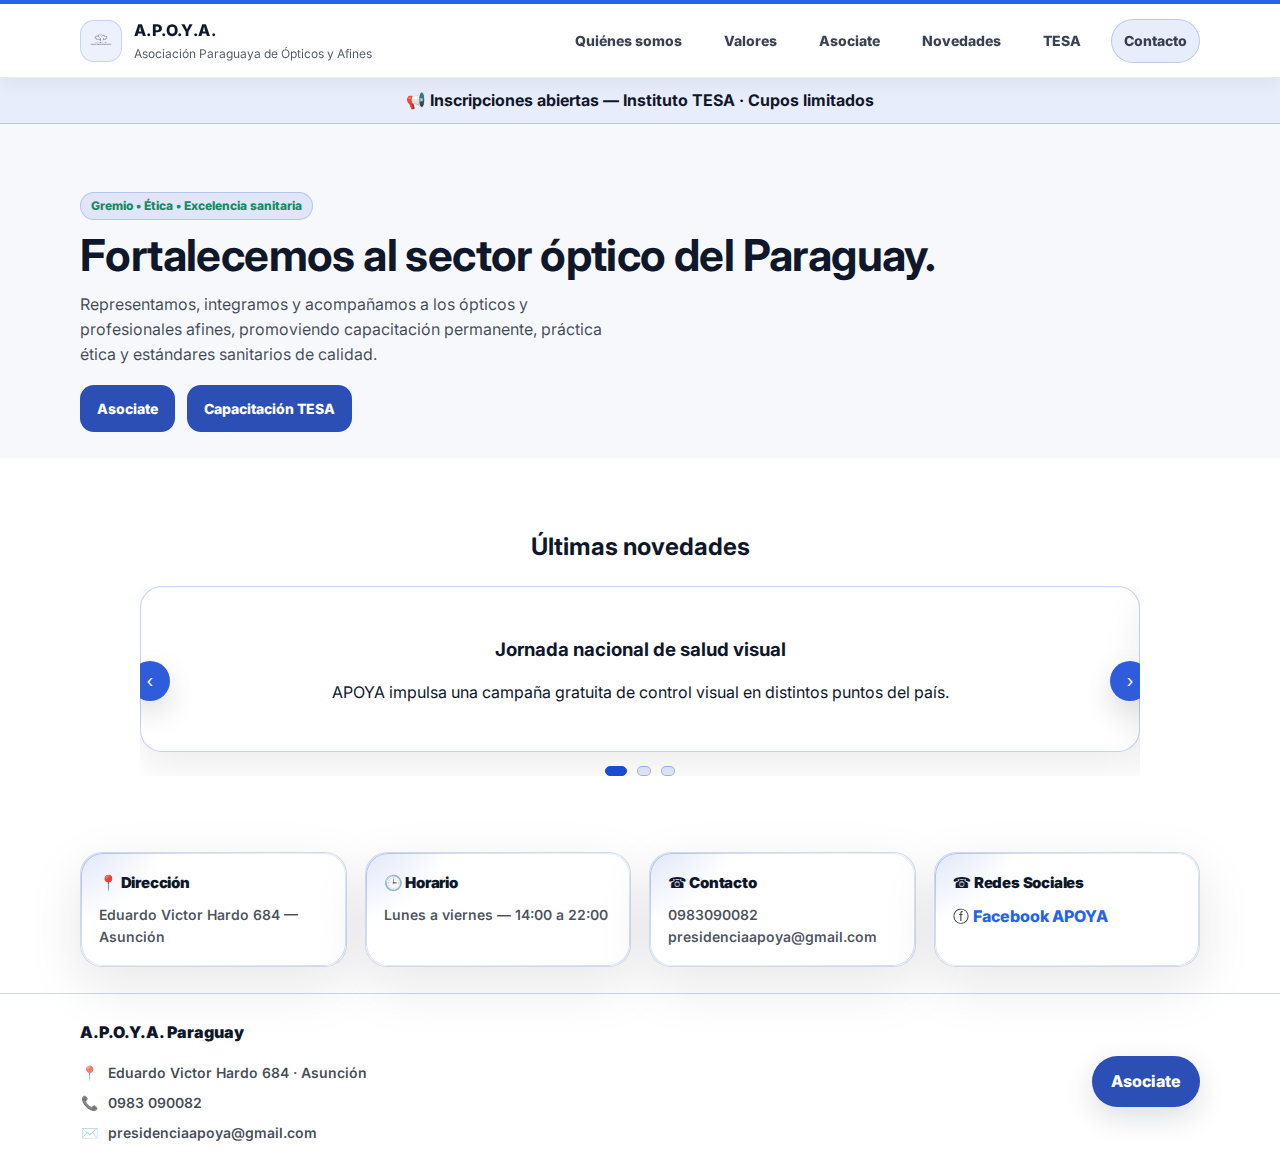
<file: index.html>
<!doctype html>
<html lang="es">
<head>
  <meta charset="utf-8" />
  <meta name="viewport" content="width=device-width,initial-scale=1" />
  <title>A.P.O.Y.A. | Asociación Paraguaya de Ópticos y Afines</title>
  <meta name="description" content="APOYA: Asociación Paraguaya de Ópticos y Afines. Representación gremial, ética profesional, excelencia sanitaria y capacitación continua junto al Instituto TESA." />
  <link rel="icon" href="assets_apoya_logo.png" />
  <link rel="preconnect" href="https://fonts.googleapis.com">
  <link rel="preconnect" href="https://fonts.gstatic.com" crossorigin>
  <link href="https://fonts.googleapis.com/css2?family=Inter:wght@400;500;600;700&display=swap" rel="stylesheet">
  <link rel="stylesheet" href="styles.css" />
</head>
<body>
  <a class="skip" href="#contenido">Saltar al contenido</a>

  <header class="topbar" id="top">
    <div class="container topbar__inner">
      <a class="brand" href="index.html" aria-label="APOYA - Inicio">
        <img src="assets_apoya_logo.png" alt="Logo APOYA" class="brand__logo" />
        <div class="brand__text">
          <div class="brand__name">A.P.O.Y.A.</div>
          <div class="brand__tag">Asociación Paraguaya de Ópticos y Afines</div>
        </div>
      </a>

      <button class="nav__toggle" aria-label="Abrir menú" aria-expanded="false" data-nav-toggle>
        <span></span><span></span><span></span>
      </button>

      <nav class="nav" data-nav>
        <a href="quienes-somos.html">Quiénes somos</a>
        <a href="valores.html">Valores</a>
        <a href="asociate.html">Asociate</a>
        <a href="novedades.html">Novedades</a>
        <a href="tesa/index.html">TESA</a>
        <a href="index.html#contacto" class="nav__cta">Contacto</a>
      </nav>
    </div>
  </header>

	<div class="banner">
		📢 Inscripciones abiertas — Instituto TESA · Cupos limitados
	</div>


  <main id="contenido">
   
    <section class="hero">
      <div class="container hero__grid">
        <div class="hero__copy">
          <p class="pill">Gremio • Ética • Excelencia sanitaria</p>
          <h1>Fortalecemos al sector óptico del Paraguay.</h1>
          <p class="lead">
            Representamos, integramos y acompañamos a los ópticos y profesionales afines,
            promoviendo capacitación permanente, práctica ética y estándares sanitarios de calidad.
          </p>

          <div class="hero__actions">
            <a class="btn btn--primary" href="asociate.html">Asociate</a>
            <a class="btn btn--ghost" href="tesa/index.html">Capacitación TESA</a>
          </div>
        </div>
      </div>
      <div class="hero__bg" aria-hidden="true"></div>
    </section>
	
	<!-- ================= NOTICIAS SLIDER ================= -->

	<section class="news-section">

		<h2>Últimas novedades</h2>

		<div class="news-slider">
           
			<div class="news-track">

				<article class="news-card">
					<h3>Jornada nacional de salud visual</h3>
					<p>APOYA impulsa una campaña gratuita de control visual en distintos puntos del país.</p>
				</article>

				<article class="news-card">
					<h3>Capacitación profesional continua</h3>
					<p>Nuevos talleres técnicos para ópticos asociados junto al Instituto TESA.</p>
				</article>

				<article class="news-card">
					<h3>Fortalecimiento gremial</h3>
					<p>Reunión institucional para mejorar estándares sanitarios del sector óptico.</p>
				</article>

			</div>

			<button class="news-btn prev">‹</button>
			<button class="news-btn next">›</button>
	        <div class="news-dots" aria-label="Indicadores de noticias"></div>

		</div>

	</section>
	
	
    <!-- ================= INFO INSTITUCIONAL APOYA ================= -->

	<section class="section">
		<div class="container grid-3">

			<!-- Dirección -->
			<div class="card">
				<h3>📍 Dirección</h3>
				<p>Eduardo Victor Hardo 684 — Asunción</p>
			</div>

			<!-- Horario -->
			<div class="card">
				<h3>🕒 Horario</h3>
				<p>Lunes a viernes — 14:00 a 22:00</p>
			</div>

			<!-- Secretaría -->
			<div class="card">
				<h3>☎ Contacto</h3>
				<a href="https://wa.me/595983090082">
				  <p>0983090082</p>
				</a>  
				<p>presidenciaapoya@gmail.com</p>
			</div>
			
			<!-- Redes Sociales -->
			<div class="card">
				<h3>☎ Redes Sociales</h3>
				<span class="footer-pro__icon">ⓕ</span>
					<a href="https://www.facebook.com/p/Asociaci%C3%B3n-Paraguaya-de-Opticos-y-Afines-APOYA-100066434385766/"
					   target="_blank">
						Facebook APOYA
					</a>
			</div>

		</div>
	</section>

    <!-- <section class="section section--alt" id="contacto">
      <div class="container">
        <div class="section__head">
          <h2>Ubicación</h2>
          <p>Visitanos en Asunción.</p>
        </div>

        <div class="grid-2">

          <div class="card card--map">
            <iframe
              title="Mapa APOYA"
              src="https://www.google.com/maps?q=Eduardo%20Victor%20Hardo%20N%C2%B0684%20e/O%27leary%20y%2015%20de%20agosto%2C%20Asunci%C3%B3n%2C%20Paraguay&output=embed"
              loading="lazy"
              referrerpolicy="no-referrer-when-downgrade"
              allowfullscreen>
            </iframe>
            <div class="map__actions">
              <a class="btn btn--ghost" target="_blank" rel="noopener" href="https://www.google.com/maps?q=Eduardo%20Victor%20Hardo%20N%C2%B0684%20e/O%27leary%20y%2015%20de%20agosto%2C%20Asunci%C3%B3n%2C%20Paraguay">Abrir en Google Maps</a>
              <a class="btn btn--primary" target="_blank" rel="noopener" href="https://wa.me/595983090082">WhatsApp</a>
            </div>
          </div>
        </div>

      </div>
    </section> -->
  </main>

  <footer class="footer-pro">
    <div class="container footer-pro__grid">

        <div class="footer-pro__left">
            <div class="footer-pro__title">A.P.O.Y.A. Paraguay</div>

            <div class="footer-pro__item">
                <span class="footer-pro__icon">📍</span>
                <span>Eduardo Victor Hardo 684 · Asunción</span>
            </div>

            <div class="footer-pro__item">
                <span class="footer-pro__icon">📞</span>
                <span>0983 090082</span>
            </div>

            <div class="footer-pro__item">
                <span class="footer-pro__icon">✉️</span>
                <span>presidenciaapoya@gmail.com</span>
            </div>
        </div>

        <div class="footer-pro__right">
            <a class="footer-pro__btn" href="asociate.html">Asociate</a>
        </div>

    </div>
  </footer>

  <script src="script.js"></script>
</body>
</html>
</file>
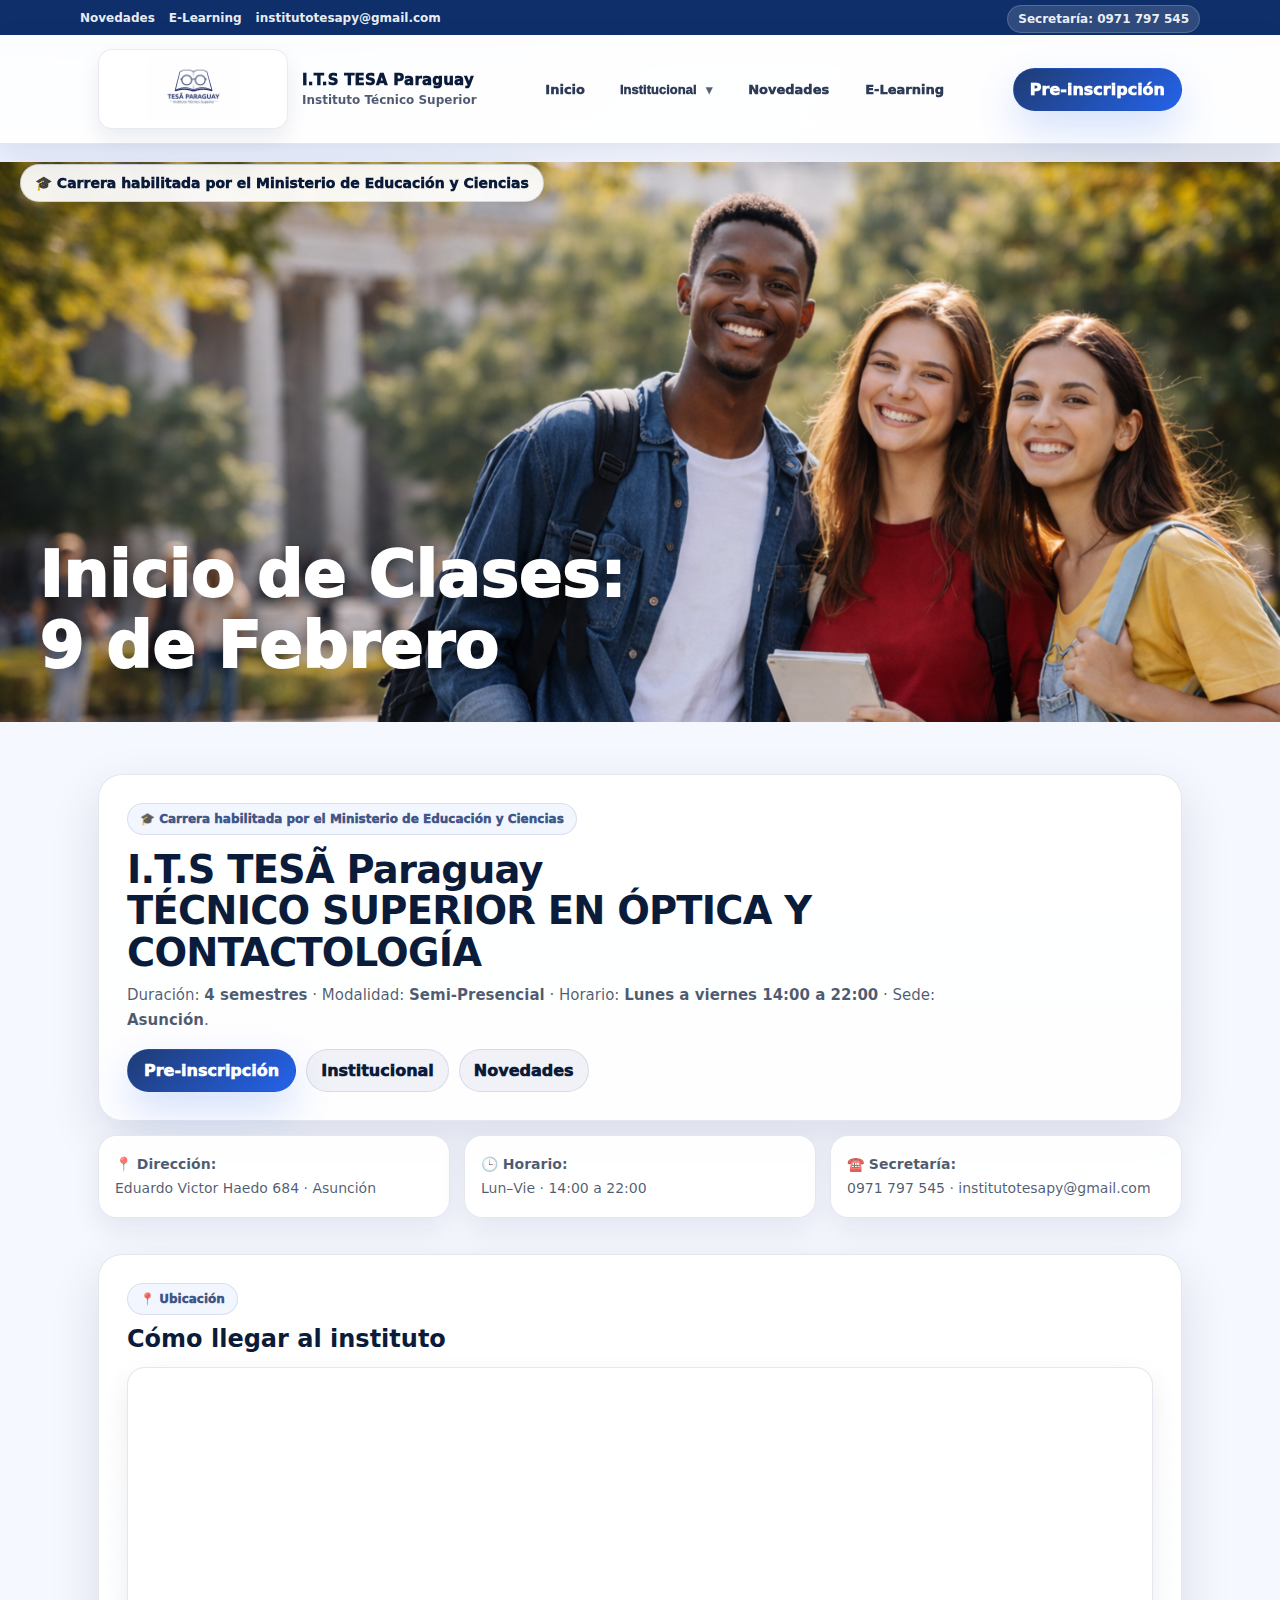
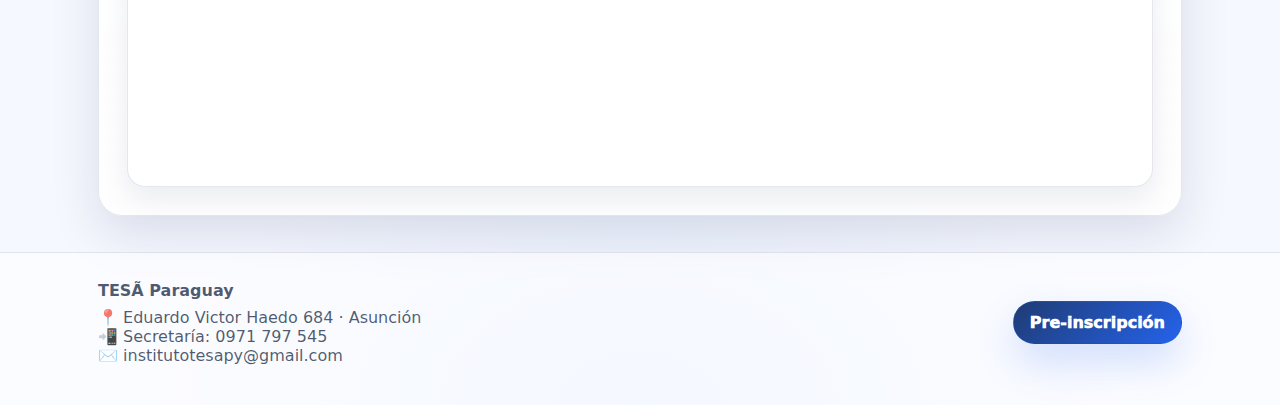
<file: tesa/index.html>
<!doctype html>
<html lang="es">
<head>
  <meta charset="utf-8" />
  <meta name="viewport" content="width=device-width,initial-scale=1" />
  <title>TESÃ PARAGUAY | Inicio</title>
  <link rel="stylesheet" href="styles.css" />
</head>
<body>

  <div class="topbar">
    <div class="container topbar-inner">
      <div class="topbar-links">
        <a href="novedades.html">Novedades</a>
        <a href="elearning.html">E-Learning</a>
        <a href="mailto:institutotesapy@gmail.com">institutotesapy@gmail.com</a>
      </div>
      <div class="topbar-actions">
        <a class="topbar-pill" href="https://wa.me/595971797545" target="_blank" rel="noopener">Secretaría: 0971 797 545</a>
      </div>
    </div>
  </div>

  <!-- NAVBAR -->
<div class="nav">
  <div class="container">
    <div class="nav-inner">

      <a class="brand" href="index.html" aria-label="Ir al inicio">
        <img class="logo-img" src="img/Logo.jpg" alt="Logo TESA Paraguay" />
        <div class="brand-text">
          <div class="brand-title">I.T.S TESA Paraguay</div>
          <div class="brand-sub">Instituto Técnico Superior</div>
        </div>
      </a>

      <nav class="menu" aria-label="Menú principal">
        <a class="navlink" href="index.html">Inicio</a>

        <div class="dropdown">
          <button class="navlink dropbtn" type="button" data-dd="inst">
            Institucional <span class="caret">▾</span>
          </button>
          <div class="dropdown-menu" data-menu="inst">
            <a href="institucional.html#historia">Historia</a>
            <a href="institucional.html#mision">Misión</a>
            <a href="institucional.html#vision">Visión</a>
            <a href="institucional.html#valores">Valores</a>
            <a href="institucional.html#autoridades">Autoridades</a>
            <a href="institucional.html#normas">Normas</a>
          </div>
        </div>

        <a class="navlink" href="novedades.html">Novedades</a>
        <a class="navlink" href="elearning.html">E-Learning</a>
      </nav>

      <div class="nav-actions">
        <a class="btn btn-primary" href="preinscripcion.html">Pre-inscripción</a>

        <button class="btn btn-ghost nav-toggle" type="button" id="btnMobile" aria-label="Abrir menú">
          ☰
        </button>
      </div>

    </div>

    <!-- MENÚ MOBILE -->
    <div class="menu-mobile" id="menuMobile">
      <a href="index.html">Inicio</a>

      <details>
        <summary>Institucional</summary>
        <div class="mobile-links">
          <a href="institucional.html#historia">Historia</a>
          <a href="institucional.html#mision">Misión</a>
          <a href="institucional.html#vision">Visión</a>
          <a href="institucional.html#valores">Valores</a>
          <a href="institucional.html#autoridades">Autoridades</a>
          <a href="institucional.html#normas">Normas</a>
        </div>
      </details>

      <a href="novedades.html">Novedades</a>
      <a href="elearning.html">E-Learning</a>

      <a class="btn btn-primary mobile-cta" href="preinscripcion.html">Pre-inscripción</a>
    </div>

  </div>
</div>


  <section class="banner-top">

	  <img src="img/banner_inicial.png" alt="Inicio de clases TESA">
	  
	  <div class="banner-overlay">
		Inicio de Clases:<br>
		<span>9 de Febrero</span>
	  </div>

	  <div class="banner-tag">
		🎓 Carrera habilitada por el Ministerio de Educación y Ciencias
	  </div>

  </section>


  <header class="hero">
    <div class="container">
      <div class="hero-card">
        <div class="pill">🎓 Carrera habilitada por el Ministerio de Educación y Ciencias</div>
        <h1>I.T.S TESÃ Paraguay<br/>TÉCNICO SUPERIOR EN ÓPTICA Y CONTACTOLOGÍA</h1>
        <p class="lead">
          Duración: <strong>4 semestres</strong> · Modalidad: <strong>Semi-Presencial</strong> ·
          Horario: <strong>Lunes a viernes 14:00 a 22:00</strong> · Sede: <strong>Asunción</strong>.
        </p>

        <div style="display:flex; gap:10px; flex-wrap:wrap">
          <a class="btn btn-primary" href="preinscripcion.html">Pre-inscripción</a>
          <a class="btn btn-ghost" href="institucional.html">Institucional</a>
          <a class="btn btn-ghost" href="novedades.html">Novedades</a>
        </div>
      </div>

      <div style="margin-top:14px" class="grid-3">
        <div class="card"><p><strong>📍 Dirección:</strong><br>Eduardo Victor Haedo 684 · Asunción</p></div>
        <div class="card"><p><strong>🕒 Horario:</strong><br>Lun–Vie · 14:00 a 22:00</p></div>
        <div class="card"><p><strong>☎️ Secretaría:</strong><br>0971 797 545 · institutotesapy@gmail.com</p></div>
      </div>
    </div>
  </header>
  
  <section>
	  <div class="container">

		<div class="hero-card">

		  <div class="pill">📍 Ubicación</div>
		  <h2 style="margin:10px 0 14px;">Cómo llegar al instituto</h2>

		  <div class="map-frame">
			<iframe
			  src="https://www.google.com/maps/embed?pb=!1m14!1m8!1m3!1d3607.638077530395!2d-57.640094!3d-25.2827576!3m2!1i1024!2i768!4f13.1!3m3!1m2!1s0x945da7f45b62bd59%3A0xb72c45f2d0781022!2sEduardo%20Victor%20Haedo%20684%2C%20Asunci%C3%B3n%20001013!5e0!3m2!1ses-419!2spy!4v1770930700526!5m2!1ses-419!2spy"
			  loading="lazy"
			  referrerpolicy="no-referrer-when-downgrade"
			  allowfullscreen>
			</iframe>
		  </div>

		</div>

	  </div>
	</section>



	<footer>
	  <div class="container">
		<div class="foot">

		  <div>
			<strong>TESÃ Paraguay</strong>

			<div style="margin-top:8px">
			  📍 Eduardo Victor Haedo 684 · Asunción
			</div>

			<div>
			  📲 Secretaría: 0971 797 545
			</div>

			<div>
			  ✉️ institutotesapy@gmail.com
			</div>
		  </div>

		  <div>
			<a class="btn btn-primary" href="preinscripcion.html">
			  Pre-inscripción
			</a>
		  </div>

		</div>
	  </div>
	</footer>

  <script src="app.js"></script>
</body>
</html>
</file>
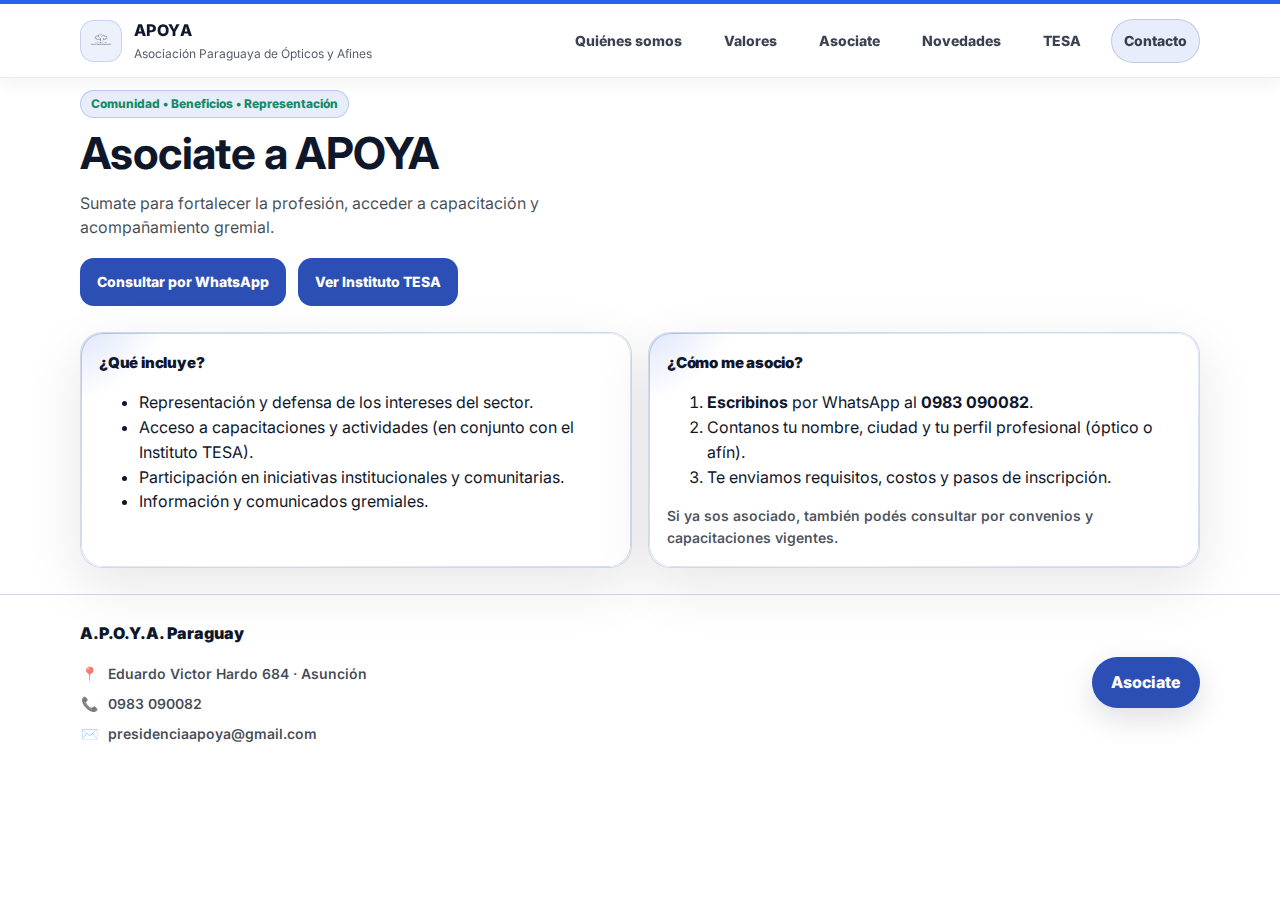
<file: asociate.html>
<!doctype html>
<html lang="es">
<head>
  <meta charset="utf-8" />
  <meta name="viewport" content="width=device-width,initial-scale=1" />
  <title>Asociate | APOYA</title>
  <meta name="description" content="Sumate a APOYA. Consultá por requisitos de asociación y beneficios." />
  <link rel="icon" href="assets_apoya_logo.png" />
  <link rel="preconnect" href="https://fonts.googleapis.com">
  <link rel="preconnect" href="https://fonts.gstatic.com" crossorigin>
  <link href="https://fonts.googleapis.com/css2?family=Inter:wght@400;500;600;700&display=swap" rel="stylesheet">
  <link rel="stylesheet" href="styles.css" />
</head>
<body>
  <a class="skip" href="#contenido">Saltar al contenido</a>

  <header class="topbar" id="top">
    <div class="container topbar__inner">
      <a class="brand" href="index.html" aria-label="APOYA - Inicio">
        <img src="assets_apoya_logo.png" alt="Logo APOYA" class="brand__logo" />
        <div class="brand__text">
          <div class="brand__name">APOYA</div>
          <div class="brand__tag">Asociación Paraguaya de Ópticos y Afines</div>
        </div>
      </a>

      <button class="nav__toggle" aria-label="Abrir menú" aria-expanded="false" data-nav-toggle>
        <span></span><span></span><span></span>
      </button>

      <nav class="nav" data-nav>
        <a href="quienes-somos.html">Quiénes somos</a>
        <a href="valores.html">Valores</a>
        <a href="asociate.html" aria-current="page">Asociate</a>
        <a href="novedades.html">Novedades</a>
        <a href="tesa/index.html">TESA</a>
        <a href="index.html#contacto" class="nav__cta">Contacto</a>
      </nav>
    </div>
  </header>

  <main id="contenido">
    <section class="page-hero">
      <div class="container">
        <p class="pill">Comunidad • Beneficios • Representación</p>
        <h1>Asociate a APOYA</h1>
        <p class="lead">Sumate para fortalecer la profesión, acceder a capacitación y acompañamiento gremial.</p>
        <div class="hero__actions">
          <a class="btn btn--primary" target="_blank" rel="noopener" href="https://wa.me/595983090082">Consultar por WhatsApp</a>
          <a class="btn btn--ghost" href="tesa/index.html">Ver Instituto TESA</a>
        </div>
      </div>
    </section>

    <section class="section">
      <div class="container">
        <div class="grid-2">
          <article class="card">
            <h3>¿Qué incluye?</h3>
            <ul class="bullets">
              <li>Representación y defensa de los intereses del sector.</li>
              <li>Acceso a capacitaciones y actividades (en conjunto con el Instituto TESA).</li>
              <li>Participación en iniciativas institucionales y comunitarias.</li>
              <li>Información y comunicados gremiales.</li>
            </ul>
          </article>

          <article class="card">
            <h3>¿Cómo me asocio?</h3>
            <ol class="steps">
              <li><strong>Escribinos</strong> por WhatsApp al <strong>0983 090082</strong>.</li>
              <li>Contanos tu nombre, ciudad y tu perfil profesional (óptico o afín).</li>
              <li>Te enviamos requisitos, costos y pasos de inscripción.</li>
            </ol>
            <p class="muted" style="margin-top:12px;">Si ya sos asociado, también podés consultar por convenios y capacitaciones vigentes.</p>
          </article>
        </div>

    <!--     <div class="cta" style="margin-top:22px;">
          <div class="cta__copy">
            <h2>Contacto rápido</h2>
            <p>Estamos para ayudarte. Respondemos por WhatsApp y redes.</p>
            <div class="cta__actions">
              <a class="btn btn--primary" target="_blank" rel="noopener" href="https://wa.me/595983090082">Abrir WhatsApp</a>
              <a class="btn btn--ghost" target="_blank" rel="noopener" href="https://www.facebook.com/p/Asociaci%C3%B3n-Paraguaya-de-Opticos-y-Afines-APOYA-100066434385766/?locale=es_LA">Ver Facebook</a>
            </div>
          </div>
          <div class="cta__side">
            <div class="mini">
              <div class="mini__title">Ubicación</div>
              <div class="mini__row"><span>Dirección</span><a href="index.html#contacto">Cómo llegar</a></div>
              <div class="mini__row"><span>Tel.</span><span>0983 090082</span></div>
              <div class="mini__row"><span>Capacitación</span><a href="tesa/index.html">Instituto TESA</a></div>
            </div>
          </div>
        </div>  -->
      </div>
    </section>
  </main>

  <footer class="footer-pro">
    <div class="container footer-pro__grid">

        <div class="footer-pro__left">
            <div class="footer-pro__title">A.P.O.Y.A. Paraguay</div>

            <div class="footer-pro__item">
                <span class="footer-pro__icon">📍</span>
                <span>Eduardo Victor Hardo 684 · Asunción</span>
            </div>

            <div class="footer-pro__item">
                <span class="footer-pro__icon">📞</span>
                <span>0983 090082</span>
            </div>

            <div class="footer-pro__item">
                <span class="footer-pro__icon">✉️</span>
                <span>presidenciaapoya@gmail.com</span>
            </div>
        </div>

        <div class="footer-pro__right">
            <a class="footer-pro__btn" href="asociate.html">Asociate</a>
        </div>

    </div>
  </footer>

  <script src="script.js"></script>
</body>
</html>
</file>
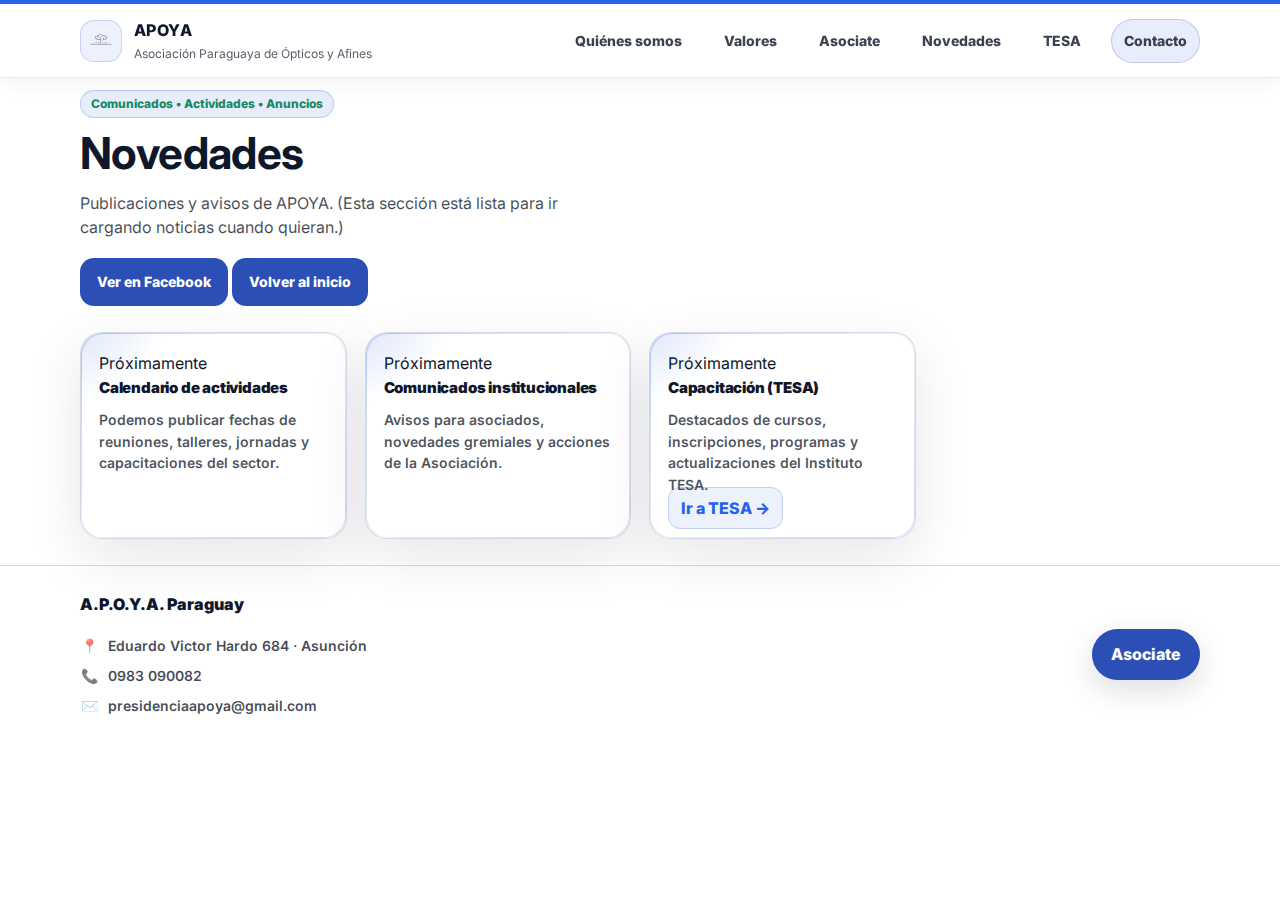
<file: novedades.html>
<!doctype html>
<html lang="es">
<head>
  <meta charset="utf-8" />
  <meta name="viewport" content="width=device-width,initial-scale=1" />
  <title>Novedades | APOYA</title>
  <meta name="description" content="Novedades, comunicados y actividades de APOYA." />
  <link rel="icon" href="assets_apoya_logo.png" />
  <link rel="preconnect" href="https://fonts.googleapis.com">
  <link rel="preconnect" href="https://fonts.gstatic.com" crossorigin>
  <link href="https://fonts.googleapis.com/css2?family=Inter:wght@400;500;600;700&display=swap" rel="stylesheet">
  <link rel="stylesheet" href="styles.css" />
</head>
<body>
  <a class="skip" href="#contenido">Saltar al contenido</a>

  <header class="topbar" id="top">
    <div class="container topbar__inner">
      <a class="brand" href="index.html" aria-label="APOYA - Inicio">
        <img src="assets_apoya_logo.png" alt="Logo APOYA" class="brand__logo" />
        <div class="brand__text">
          <div class="brand__name">APOYA</div>
          <div class="brand__tag">Asociación Paraguaya de Ópticos y Afines</div>
        </div>
      </a>

      <button class="nav__toggle" aria-label="Abrir menú" aria-expanded="false" data-nav-toggle>
        <span></span><span></span><span></span>
      </button>

      <nav class="nav" data-nav>
        <a href="quienes-somos.html">Quiénes somos</a>
        <a href="valores.html">Valores</a>
        <a href="asociate.html">Asociate</a>
        <a href="novedades.html" aria-current="page">Novedades</a>
        <a href="tesa/index.html">TESA</a>
        <a href="index.html#contacto" class="nav__cta">Contacto</a>
      </nav>
    </div>
  </header>

  <main id="contenido">
    <section class="pagehead">
      <div class="container">
        <p class="pill">Comunicados • Actividades • Anuncios</p>
        <h1>Novedades</h1>
        <p class="lead">Publicaciones y avisos de APOYA. (Esta sección está lista para ir cargando noticias cuando quieran.)</p>

        <div class="pagehead__actions">
          <a class="btn btn--primary" target="_blank" rel="noopener" href="https://www.facebook.com/p/Asociaci%C3%B3n-Paraguaya-de-Opticos-y-Afines-APOYA-100066434385766/?locale=es_LA">Ver en Facebook</a>
          <a class="btn btn--ghost" href="index.html">Volver al inicio</a>
        </div>
      </div>
    </section>

    <section class="section">
      <div class="container">
        <div class="grid-3">
          <article class="card">
            <div class="meta">Próximamente</div>
            <h3>Calendario de actividades</h3>
            <p>Podemos publicar fechas de reuniones, talleres, jornadas y capacitaciones del sector.</p>
          </article>

          <article class="card">
            <div class="meta">Próximamente</div>
            <h3>Comunicados institucionales</h3>
            <p>Avisos para asociados, novedades gremiales y acciones de la Asociación.</p>
          </article>

          <article class="card">
            <div class="meta">Próximamente</div>
            <h3>Capacitación (TESA)</h3>
            <p>Destacados de cursos, inscripciones, programas y actualizaciones del Instituto TESA.</p>
            <a class="link" href="tesa/index.html">Ir a TESA →</a>
          </article>
        </div>

        <!-- <div class="card" style="margin-top:16px">
          <h3>¿Querés que esto sea dinámico?</h3>
          <p class="muted">Si querés, lo conectamos a un Google Sheet / JSON o a un panel admin simple para que carguen noticias sin tocar código.</p>
        </div> -->
      </div>
    </section>
  </main>

  <footer class="footer-pro">
    <div class="container footer-pro__grid">

        <div class="footer-pro__left">
            <div class="footer-pro__title">A.P.O.Y.A. Paraguay</div>

            <div class="footer-pro__item">
                <span class="footer-pro__icon">📍</span>
                <span>Eduardo Victor Hardo 684 · Asunción</span>
            </div>

            <div class="footer-pro__item">
                <span class="footer-pro__icon">📞</span>
                <span>0983 090082</span>
            </div>

            <div class="footer-pro__item">
                <span class="footer-pro__icon">✉️</span>
                <span>presidenciaapoya@gmail.com</span>
            </div>
        </div>

        <div class="footer-pro__right">
            <a class="footer-pro__btn" href="asociate.html">Asociate</a>
        </div>

    </div>
  </footer>

  <script src="script.js"></script>
</body>
</html>
</file>
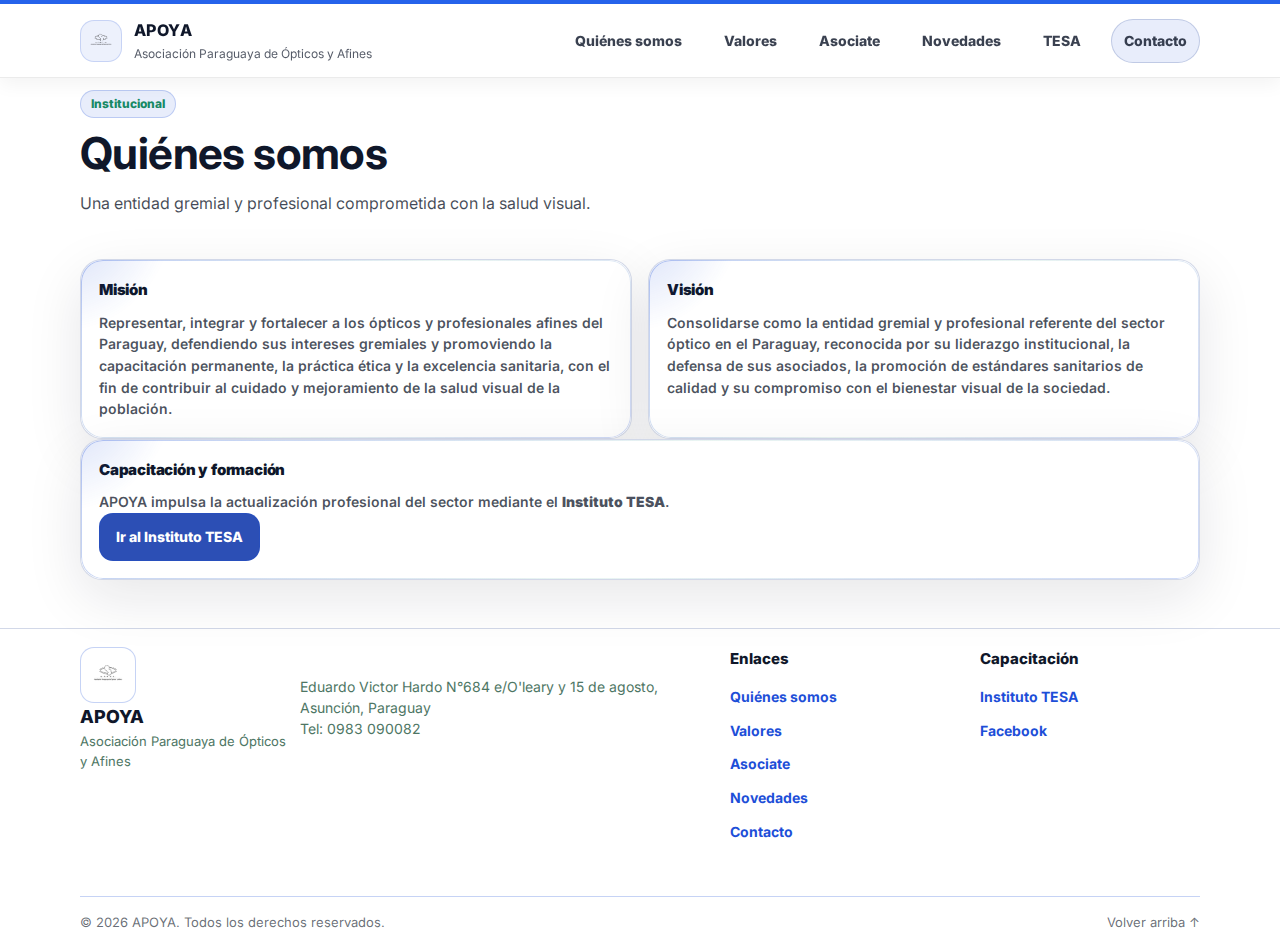
<file: quienes-somos.html>
<!doctype html>
<html lang="es">
<head>
  <meta charset="utf-8" />
  <meta name="viewport" content="width=device-width,initial-scale=1" />
  <title>Quiénes somos | APOYA</title>
  <meta name="description" content="Misión y visión de APOYA, Asociación Paraguaya de Ópticos y Afines." />
  <link rel="icon" href="assets_apoya_logo.png" />
  <link rel="preconnect" href="https://fonts.googleapis.com">
  <link rel="preconnect" href="https://fonts.gstatic.com" crossorigin>
  <link href="https://fonts.googleapis.com/css2?family=Inter:wght@400;500;600;700&display=swap" rel="stylesheet">
  <link rel="stylesheet" href="styles.css" />
</head>
<body>
  <a class="skip" href="#contenido">Saltar al contenido</a>

  <header class="topbar" id="top">
    <div class="container topbar__inner">
      <a class="brand" href="index.html" aria-label="APOYA - Inicio">
        <img src="assets_apoya_logo.png" alt="Logo APOYA" class="brand__logo" />
        <div class="brand__text">
          <div class="brand__name">APOYA</div>
          <div class="brand__tag">Asociación Paraguaya de Ópticos y Afines</div>
        </div>
      </a>

      <button class="nav__toggle" aria-label="Abrir menú" aria-expanded="false" data-nav-toggle>
        <span></span><span></span><span></span>
      </button>

      <nav class="nav" data-nav>
        <a href="quienes-somos.html" aria-current="page">Quiénes somos</a>
        <a href="valores.html">Valores</a>
        <a href="asociate.html">Asociate</a>
        <a href="novedades.html">Novedades</a>
        <a href="tesa/index.html">TESA</a>
        <a href="index.html#contacto" class="nav__cta">Contacto</a>
      </nav>
    </div>
  </header>

  <main id="contenido">
    <section class="page-hero">
      <div class="container">
        <p class="pill">Institucional</p>
        <h1>Quiénes somos</h1>
        <p class="lead">Una entidad gremial y profesional comprometida con la salud visual.</p>
      </div>
    </section>

    <section class="section">
      <div class="container">
        <div class="grid-2">
          <article class="card">
            <h3>Misión</h3>
            <p>
              Representar, integrar y fortalecer a los ópticos y profesionales afines del Paraguay,
              defendiendo sus intereses gremiales y promoviendo la capacitación permanente,
              la práctica ética y la excelencia sanitaria, con el fin de contribuir al cuidado y mejoramiento
              de la salud visual de la población.
            </p>
          </article>

          <article class="card">
            <h3>Visión</h3>
            <p>
              Consolidarse como la entidad gremial y profesional referente del sector óptico en el Paraguay,
              reconocida por su liderazgo institucional, la defensa de sus asociados, la promoción de estándares
              sanitarios de calidad y su compromiso con el bienestar visual de la sociedad.
            </p>
          </article>
        </div>

        <div class="spacer"></div>

        <div class="card">
          <h3>Capacitación y formación</h3>
          <p>
            APOYA impulsa la actualización profesional del sector mediante el <strong>Instituto TESA</strong>.
          </p>
          <a class="btn btn--ghost" href="tesa/index.html">Ir al Instituto TESA</a>
        </div>
      </div>
    </section>
  </main>

  <footer class="footer">
    <div class="container footer__grid">
      <div class="footer__brand">
        <div class="footer__row">
          <img src="assets_apoya_logo.png" alt="" class="footer__logo" />
          <div>
            <div class="footer__name">APOYA</div>
            <div class="footer__tag muted">Asociación Paraguaya de Ópticos y Afines</div>
          </div>
        </div>
        <p class="muted footer__p">
          Eduardo Victor Hardo N°684 e/O'leary y 15 de agosto, Asunción, Paraguay<br/>
          Tel: 0983 090082
        </p>
      </div>

      <div class="footer__links">
        <div class="footer__col">
          <div class="footer__h">Enlaces</div>
          <a href="quienes-somos.html">Quiénes somos</a>
          <a href="valores.html">Valores</a>
          <a href="asociate.html">Asociate</a>
          <a href="novedades.html">Novedades</a>
          <a href="index.html#contacto">Contacto</a>
        </div>
        <div class="footer__col">
          <div class="footer__h">Capacitación</div>
          <a href="tesa/index.html">Instituto TESA</a>
          <a target="_blank" rel="noopener" href="https://www.facebook.com/p/Asociaci%C3%B3n-Paraguaya-de-Opticos-y-Afines-APOYA-100066434385766/?locale=es_LA">Facebook</a>
        </div>
      </div>
    </div>

    <div class="container footer__bottom">
      <span class="muted">© <span id="year"></span> APOYA. Todos los derechos reservados.</span>
      <a class="muted" href="#top">Volver arriba ↑</a>
    </div>
  </footer>

  <script src="script.js"></script>
</body>
</html>
</file>
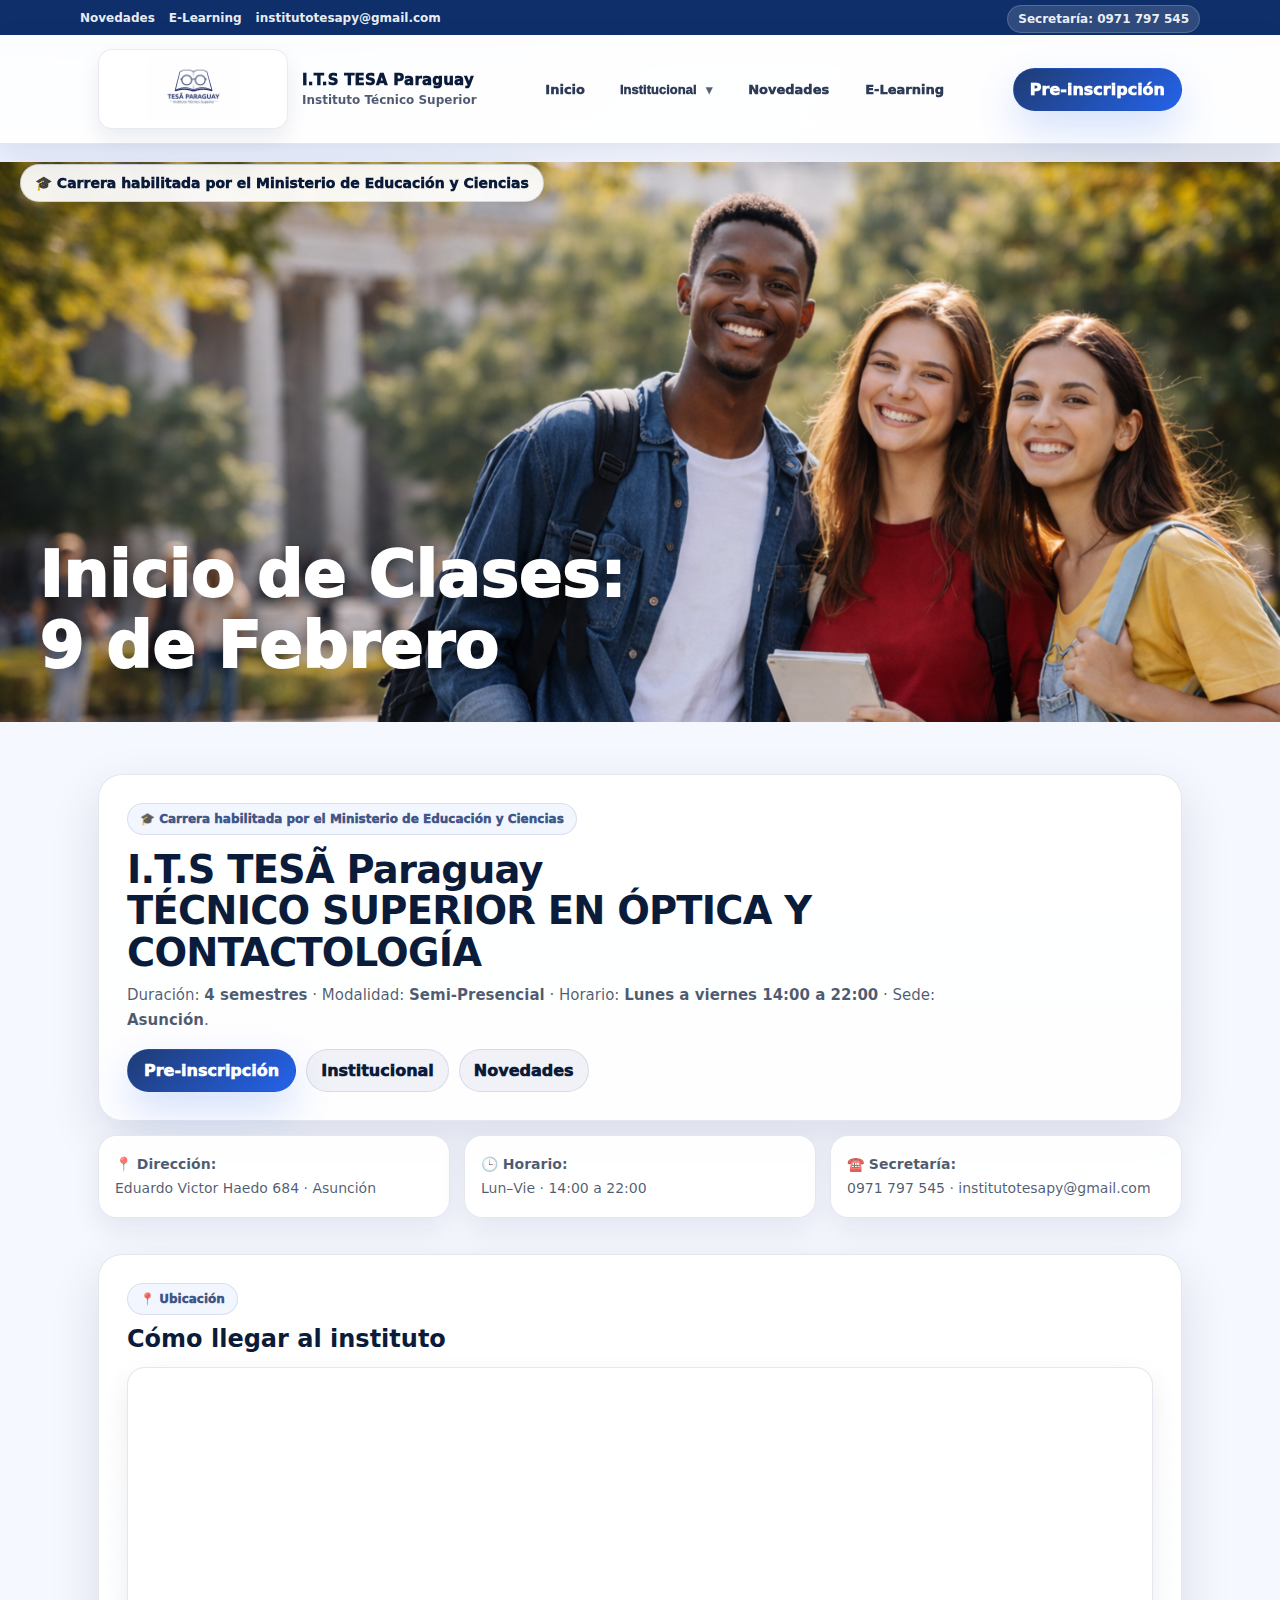
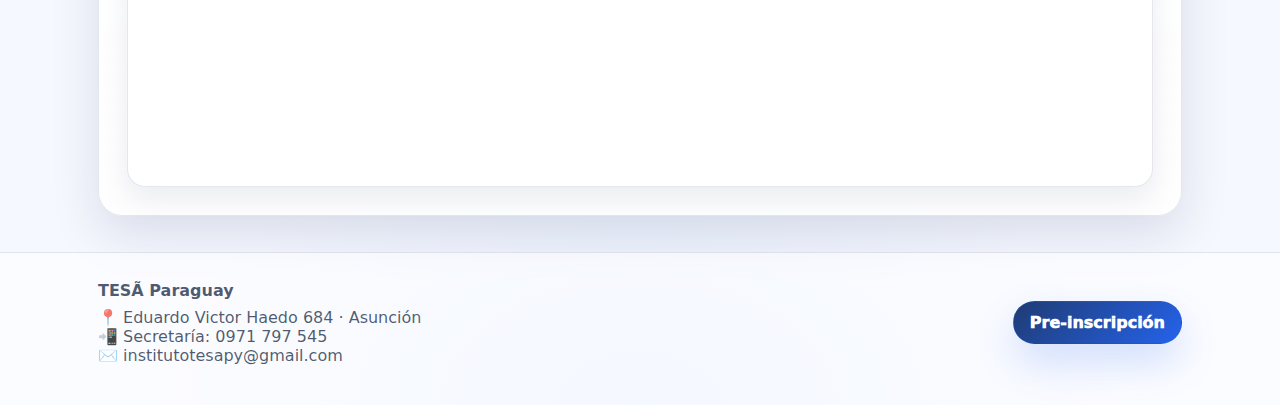
<file: tesa.html>
<!doctype html>
<html lang="es">
<head>
  <meta charset="utf-8" />
  <meta name="viewport" content="width=device-width,initial-scale=1" />
  <meta http-equiv="refresh" content="0; url=tesa/index.html" />
  <title>Redirigiendo a Instituto TESA…</title>
  <style>
    body{font-family:system-ui,-apple-system,Segoe UI,Roboto,Inter,Arial,sans-serif;margin:0;min-height:100vh;display:grid;place-items:center;background:#0b1220;color:#e6e8ef}
    a{color:#7dd3fc}
    .card{max-width:720px;padding:28px;border-radius:18px;background:rgba(255,255,255,.06);border:1px solid rgba(255,255,255,.12)}
    h1{margin:0 0 8px;font-size:20px}
    p{margin:0;opacity:.9}
  </style>
</head>
<body>
  <div class="card">
    <h1>Redirigiendo al Instituto TESA…</h1>
    <p>Si no te redirige automáticamente, hacé clic aquí: <a href="tesa/index.html">Abrir TESA</a></p>
  </div>
</body>
</html>
</file>
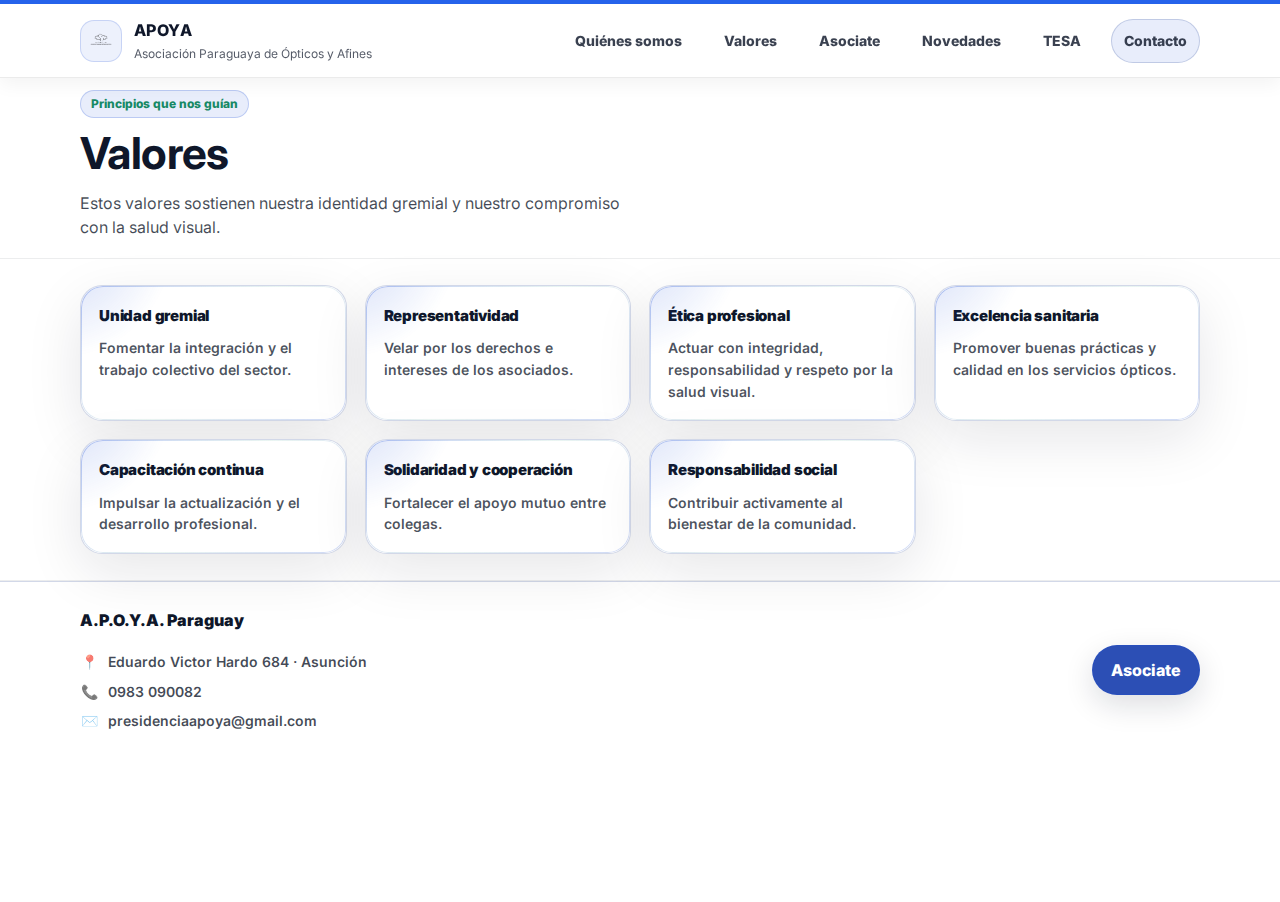
<file: valores.html>
<!doctype html>
<html lang="es">
<head>
  <meta charset="utf-8" />
  <meta name="viewport" content="width=device-width,initial-scale=1" />
  <title>Valores | APOYA</title>
  <meta name="description" content="Valores de APOYA: unidad gremial, representatividad, ética profesional, excelencia sanitaria y más." />
  <link rel="icon" href="assets_apoya_logo.png" />
  <link rel="preconnect" href="https://fonts.googleapis.com">
  <link rel="preconnect" href="https://fonts.gstatic.com" crossorigin>
  <link href="https://fonts.googleapis.com/css2?family=Inter:wght@400;500;600;700&display=swap" rel="stylesheet">
  <link rel="stylesheet" href="styles.css" />
</head>
<body>
  <a class="skip" href="#contenido">Saltar al contenido</a>

  <header class="topbar" id="top">
    <div class="container topbar__inner">
      <a class="brand" href="index.html" aria-label="APOYA - Inicio">
        <img src="assets_apoya_logo.png" alt="Logo APOYA" class="brand__logo" />
        <div class="brand__text">
          <div class="brand__name">APOYA</div>
          <div class="brand__tag">Asociación Paraguaya de Ópticos y Afines</div>
        </div>
      </a>

      <button class="nav__toggle" aria-label="Abrir menú" aria-expanded="false" data-nav-toggle>
        <span></span><span></span><span></span>
      </button>

      <nav class="nav" data-nav>
        <a href="quienes-somos.html">Quiénes somos</a>
        <a href="valores.html" aria-current="page">Valores</a>
        <a href="asociate.html">Asociate</a>
        <a href="novedades.html">Novedades</a>
        <a href="tesa/index.html">TESA</a>
        <a href="index.html#contacto" class="nav__cta">Contacto</a>
      </nav>
    </div>
  </header>

  <main id="contenido">
    <section class="page-hero">
      <div class="container page-hero__inner">
        <p class="pill">Principios que nos guían</p>
        <h1>Valores</h1>
        <p class="lead">Estos valores sostienen nuestra identidad gremial y nuestro compromiso con la salud visual.</p>
      </div>
      <div class="hero__bg" aria-hidden="true"></div>
    </section>

    <section class="section section--alt">
      <div class="container">
        <div class="grid-3">
          <div class="card card--value">
            <h3>Unidad gremial</h3>
            <p>Fomentar la integración y el trabajo colectivo del sector.</p>
          </div>
          <div class="card card--value">
            <h3>Representatividad</h3>
            <p>Velar por los derechos e intereses de los asociados.</p>
          </div>
          <div class="card card--value">
            <h3>Ética profesional</h3>
            <p>Actuar con integridad, responsabilidad y respeto por la salud visual.</p>
          </div>
          <div class="card card--value">
            <h3>Excelencia sanitaria</h3>
            <p>Promover buenas prácticas y calidad en los servicios ópticos.</p>
          </div>
          <div class="card card--value">
            <h3>Capacitación continua</h3>
            <p>Impulsar la actualización y el desarrollo profesional.</p>
          </div>
          <div class="card card--value">
            <h3>Solidaridad y cooperación</h3>
            <p>Fortalecer el apoyo mutuo entre colegas.</p>
          </div>
          <div class="card card--value">
            <h3>Responsabilidad social</h3>
            <p>Contribuir activamente al bienestar de la comunidad.</p>
          </div>
        </div>

        <div class="section__spacer"></div>

        <!-- <div class="cta">
          <div class="cta__copy">
            <h2>Construyamos un sector más fuerte</h2>
            <p>Sumate a APOYA y accedé a representación gremial y formación continua con el Instituto TESA.</p>
            <div class="cta__actions">
              <a class="btn btn--primary" href="asociate.html">Asociate</a>
              <a class="btn btn--ghost" href="tesa/index.html">Ir a TESA</a>
            </div>
          </div>
          <div class="cta__side">
            <div class="mini">
              <div class="mini__title">Contacto rápido</div>
              <div class="mini__row"><span>Tel.</span><span>0983 090082</span></div>
              <div class="mini__row"><span>WhatsApp</span><a target="_blank" rel="noopener" href="https://wa.me/595983090082">Abrir</a></div>
              <div class="mini__row"><span>Dirección</span><a href="index.html#contacto">Cómo llegar</a></div>
            </div>
          </div> -->
        </div>
      </div>
    </section>
  </main>

  <footer class="footer-pro">
    <div class="container footer-pro__grid">

        <div class="footer-pro__left">
            <div class="footer-pro__title">A.P.O.Y.A. Paraguay</div>

            <div class="footer-pro__item">
                <span class="footer-pro__icon">📍</span>
                <span>Eduardo Victor Hardo 684 · Asunción</span>
            </div>

            <div class="footer-pro__item">
                <span class="footer-pro__icon">📞</span>
                <span>0983 090082</span>
            </div>

            <div class="footer-pro__item">
                <span class="footer-pro__icon">✉️</span>
                <span>presidenciaapoya@gmail.com</span>
            </div>
        </div>

        <div class="footer-pro__right">
            <a class="footer-pro__btn" href="asociate.html">Asociate</a>
        </div>

    </div>
  </footer>

  <script src="script.js"></script>
</body>
</html>
</file>
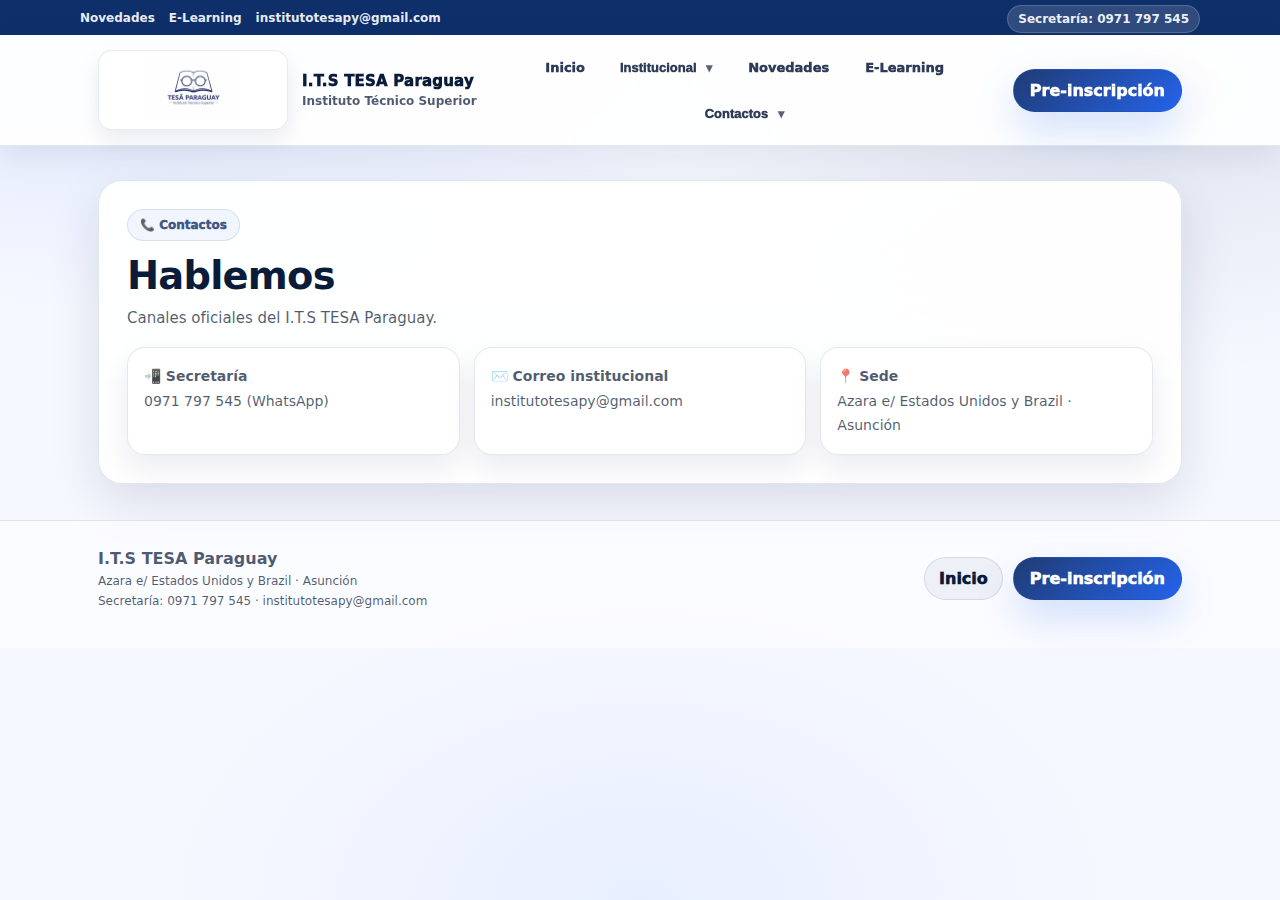
<file: tesa/contactos.html>
<!doctype html>
<html lang="es">
<head>
  <meta charset="utf-8" />
  <meta name="viewport" content="width=device-width,initial-scale=1" />
  <title>I.T.S TESA Paraguay | Contactos</title>
  <link rel="stylesheet" href="styles.css" />
</head>
<body>

  <div class="topbar">
    <div class="container topbar-inner">
      <div class="topbar-links">
        <a href="novedades.html">Novedades</a>
        <a href="elearning.html">E-Learning</a>
        <a href="mailto:institutotesapy@gmail.com">institutotesapy@gmail.com</a>
      </div>
      <div class="topbar-actions">
        <a class="topbar-pill" href="https://wa.me/595971797545" target="_blank" rel="noopener">Secretaría: 0971 797 545</a>
      </div>
    </div>
  </div>

  <div class="nav">
    <div class="container">
      <div class="nav-inner">
        <a class="brand" href="index.html">
          <img class="logo-img" src="img/Logo.jpg" alt="Logo TESA Paraguay">
          <div>
            <div class="brand-title">I.T.S TESA Paraguay</div>
            <div class="brand-sub">Instituto Técnico Superior</div>
          </div>
        </a>

        <nav class="menu">
          <a class="navlink" href="index.html">Inicio</a>

          <div class="dropdown" data-dd>
            <button class="dropbtn navlink" type="button">Institucional <span class="caret">▾</span></button>
            <div class="dropdown-menu">
              <a href="institucional.html#historia">Historia</a>
              <a href="institucional.html#mision">Misión</a>
              <a href="institucional.html#vision">Visión</a>
              <a href="institucional.html#valores">Valores</a>
              <a href="institucional.html#autoridades">Autoridades</a>
              <a href="institucional.html#normas">Normas Institucionales</a>
            </div>
          </div>

          <a class="navlink" href="novedades.html">Novedades</a>
          <a class="navlink" href="elearning.html">E-Learning</a>

          <div class="dropdown" data-dd>
            <button class="dropbtn navlink" type="button">Contactos <span class="caret">▾</span></button>
            <div class="dropdown-menu">
              <a href="https://wa.me/595971797545" target="_blank" rel="noopener">Secretaría: 0971 797 545</a>
              <a href="mailto:institutotesapy@gmail.com">Correo institucional</a>
              <a href="contactos.html">Ver Contactos</a>
            </div>
          </div>
        </nav>

        <div class="nav-actions">
          <a class="btn btn-primary" href="preinscripcion.html">Pre-inscripción</a>
          <button class="btn btn-ghost nav-toggle" type="button" onclick="toggleMobileMenu()">☰</button>
        </div>
      </div>

      <div class="menu-mobile" id="menuMobile">
        <a href="index.html">Inicio</a>
        <details>
          <summary>Institucional</summary>
          <div class="mobile-links">
            <a href="institucional.html#historia">Historia</a>
            <a href="institucional.html#mision">Misión</a>
            <a href="institucional.html#vision">Visión</a>
            <a href="institucional.html#valores">Valores</a>
            <a href="institucional.html#autoridades">Autoridades</a>
            <a href="institucional.html#normas">Normas</a>
          </div>
        </details>
        <a href="novedades.html">Novedades</a>
        <a href="elearning.html">E-Learning</a>
        <details>
          <summary>Contactos</summary>
          <div class="mobile-links">
            <a href="https://wa.me/595971797545" target="_blank" rel="noopener">Secretaría: 0971 797 545</a>
            <a href="mailto:institutotesapy@gmail.com">institutotesapy@gmail.com</a>
            <a href="contactos.html">Ver Contactos</a>
          </div>
        </details>
        <a class="btn btn-primary mobile-cta" href="preinscripcion.html">Pre-inscripción</a>
      </div>
    </div>
  </div>

  <header class="hero">
    <div class="container">
      <div class="hero-card">
        <div class="pill">📞 Contactos</div>
        <h1>Hablemos</h1>
        <p class="lead">Canales oficiales del I.T.S TESA Paraguay.</p>

        <div class="grid-3" style="margin-top:14px">
          <div class="card">
            <p><strong>📲 Secretaría</strong><br>
            <a href="https://wa.me/595971797545" target="_blank" rel="noopener">0971 797 545 (WhatsApp)</a></p>
          </div>
          <div class="card">
            <p><strong>✉️ Correo institucional</strong><br>
            <a href="mailto:institutotesapy@gmail.com">institutotesapy@gmail.com</a></p>
          </div>
          <div class="card">
            <p><strong>📍 Sede</strong><br>
            Azara e/ Estados Unidos y Brazil · Asunción</p>
          </div>
        </div>
      </div>
    </div>
  </header>

  <footer>
    <div class="container">
      <div class="foot">
        <div>
          <strong>I.T.S TESA Paraguay</strong>
          <div style="font-size:12px; margin-top:6px">Azara e/ Estados Unidos y Brazil · Asunción</div>
          <div style="font-size:12px; margin-top:6px">Secretaría: 0971 797 545 · institutotesapy@gmail.com</div>
        </div>
        <div style="display:flex; gap:10px; flex-wrap:wrap">
          <a class="btn btn-ghost" href="index.html">Inicio</a>
          <a class="btn btn-primary" href="preinscripcion.html">Pre-inscripción</a>
        </div>
      </div>
    </div>
  </footer>

  <script src="app.js"></script>
</body>
</html>
</file>
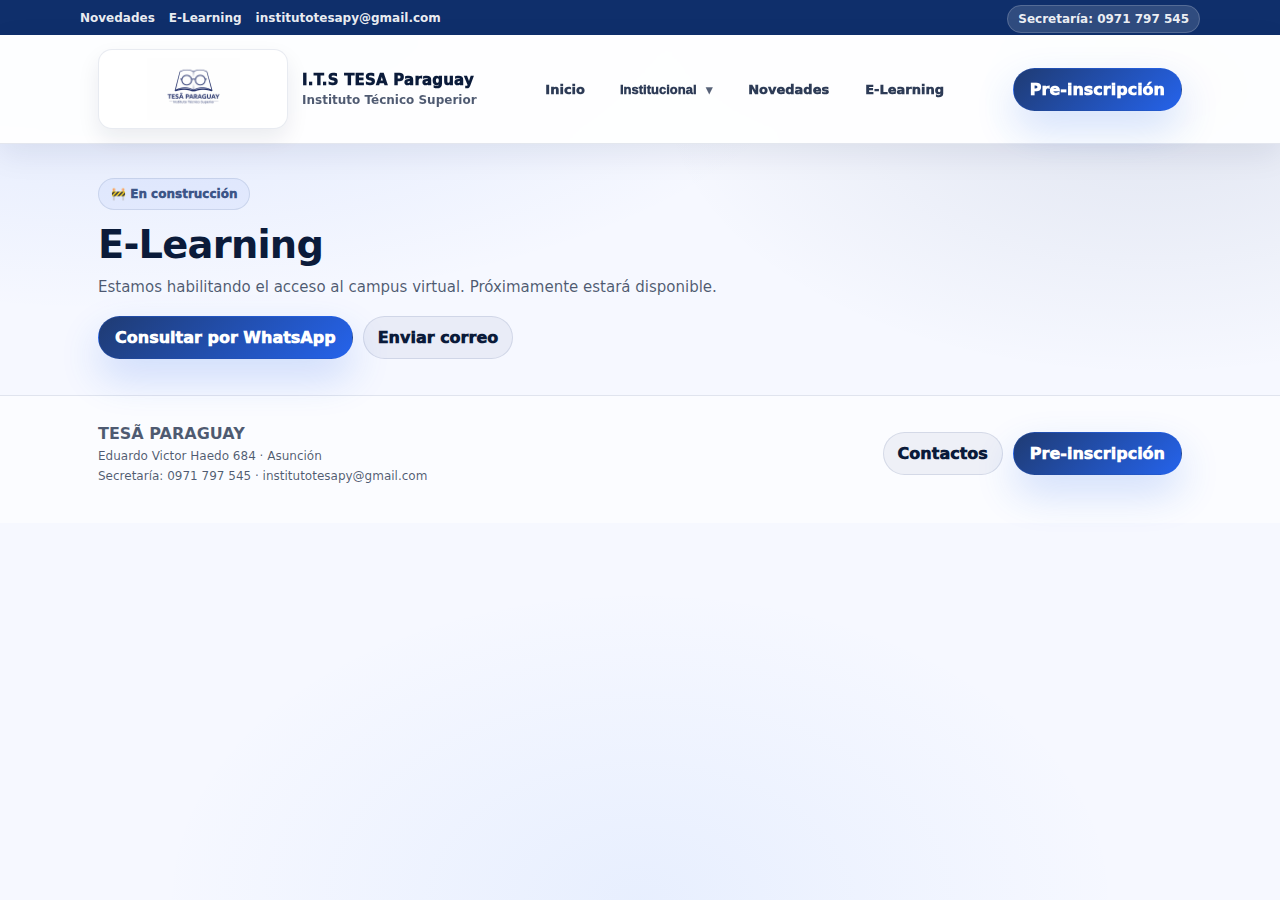
<file: tesa/elearning.html>
<!doctype html>
<html lang="es">
<head>
  <meta charset="utf-8" />
  <meta name="viewport" content="width=device-width,initial-scale=1" />
  <title>I.T.S TESA Paraguay | E-Learning</title>
  <link rel="stylesheet" href="styles.css" />
</head>
<body>

  <!-- TOPBAR + NAV: copiá igual que index -->
  <div class="topbar">
    <div class="container topbar-inner">
      <div class="topbar-links">
        <a href="novedades.html">Novedades</a>
        <a href="elearning.html">E-Learning</a>
        <a href="mailto:institutotesapy@gmail.com">institutotesapy@gmail.com</a>
      </div>
      <div class="topbar-actions">
        <a class="topbar-pill" href="https://wa.me/595971797545" target="_blank" rel="noopener">Secretaría: 0971 797 545</a>
      </div>
    </div>
  </div>

  <!-- NAVBAR -->
<div class="nav">
  <div class="container">
    <div class="nav-inner">

      <a class="brand" href="index.html" aria-label="Ir al inicio">
        <img class="logo-img" src="img/Logo.jpg" alt="Logo TESA Paraguay" />
        <div class="brand-text">
          <div class="brand-title">I.T.S TESA Paraguay</div>
          <div class="brand-sub">Instituto Técnico Superior</div>
        </div>
      </a>

      <nav class="menu" aria-label="Menú principal">
        <a class="navlink" href="index.html">Inicio</a>

        <div class="dropdown">
          <button class="navlink dropbtn" type="button" data-dd="inst">
            Institucional <span class="caret">▾</span>
          </button>
          <div class="dropdown-menu" data-menu="inst">
            <a href="institucional.html#historia">Historia</a>
            <a href="institucional.html#mision">Misión</a>
            <a href="institucional.html#vision">Visión</a>
            <a href="institucional.html#valores">Valores</a>
            <a href="institucional.html#autoridades">Autoridades</a>
            <a href="institucional.html#normas">Normas</a>
          </div>
        </div>

        <a class="navlink" href="novedades.html">Novedades</a>
        <a class="navlink" href="elearning.html">E-Learning</a>
      </nav>

      <div class="nav-actions">
        <a class="btn btn-primary" href="preinscripcion.html">Pre-inscripción</a>

        <button class="btn btn-ghost nav-toggle" type="button" id="btnMobile" aria-label="Abrir menú">
          ☰
        </button>
      </div>

    </div>

    <!-- MENÚ MOBILE -->
    <div class="menu-mobile" id="menuMobile">
      <a href="index.html">Inicio</a>

      <details>
        <summary>Institucional</summary>
        <div class="mobile-links">
          <a href="institucional.html#historia">Historia</a>
          <a href="institucional.html#mision">Misión</a>
          <a href="institucional.html#vision">Visión</a>
          <a href="institucional.html#valores">Valores</a>
          <a href="institucional.html#autoridades">Autoridades</a>
          <a href="institucional.html#normas">Normas</a>
        </div>
      </details>

      <a href="novedades.html">Novedades</a>
      <a href="elearning.html">E-Learning</a>

      <a class="btn btn-primary mobile-cta" href="preinscripcion.html">Pre-inscripción</a>
    </div>

  </div>
</div>


  <header class="hero">
    <div class="container">
      <div class="soon">
        <div class="soon-inner">
          <div class="pill">🚧 En construcción</div>
          <h1>E-Learning</h1>
          <p class="lead">Estamos habilitando el acceso al campus virtual. Próximamente estará disponible.</p>
          <div style="display:flex; gap:10px; flex-wrap:wrap">
            <a class="btn btn-primary" href="https://wa.me/595971797545" target="_blank" rel="noopener">Consultar por WhatsApp</a>
            <a class="btn btn-ghost" href="mailto:institutotesapy@gmail.com">Enviar correo</a>
          </div>
        </div>
      </div>
    </div>
  </header>

  <footer>
    <div class="container">
      <div class="foot">
        <div>
          <strong>TESÃ PARAGUAY</strong>
          <div style="font-size:12px; margin-top:6px">Eduardo Victor Haedo 684 · Asunción</div>
          <div style="font-size:12px; margin-top:6px">Secretaría: 0971 797 545 · institutotesapy@gmail.com</div>
        </div>
        <div style="display:flex; gap:10px; flex-wrap:wrap">
          <a class="btn btn-ghost" href="contactos.html">Contactos</a>
          <a class="btn btn-primary" href="preinscripcion.html">Pre-inscripción</a>
        </div>
      </div>
    </div>
  </footer>

  <script src="app.js"></script>
</body>
</html>
</file>
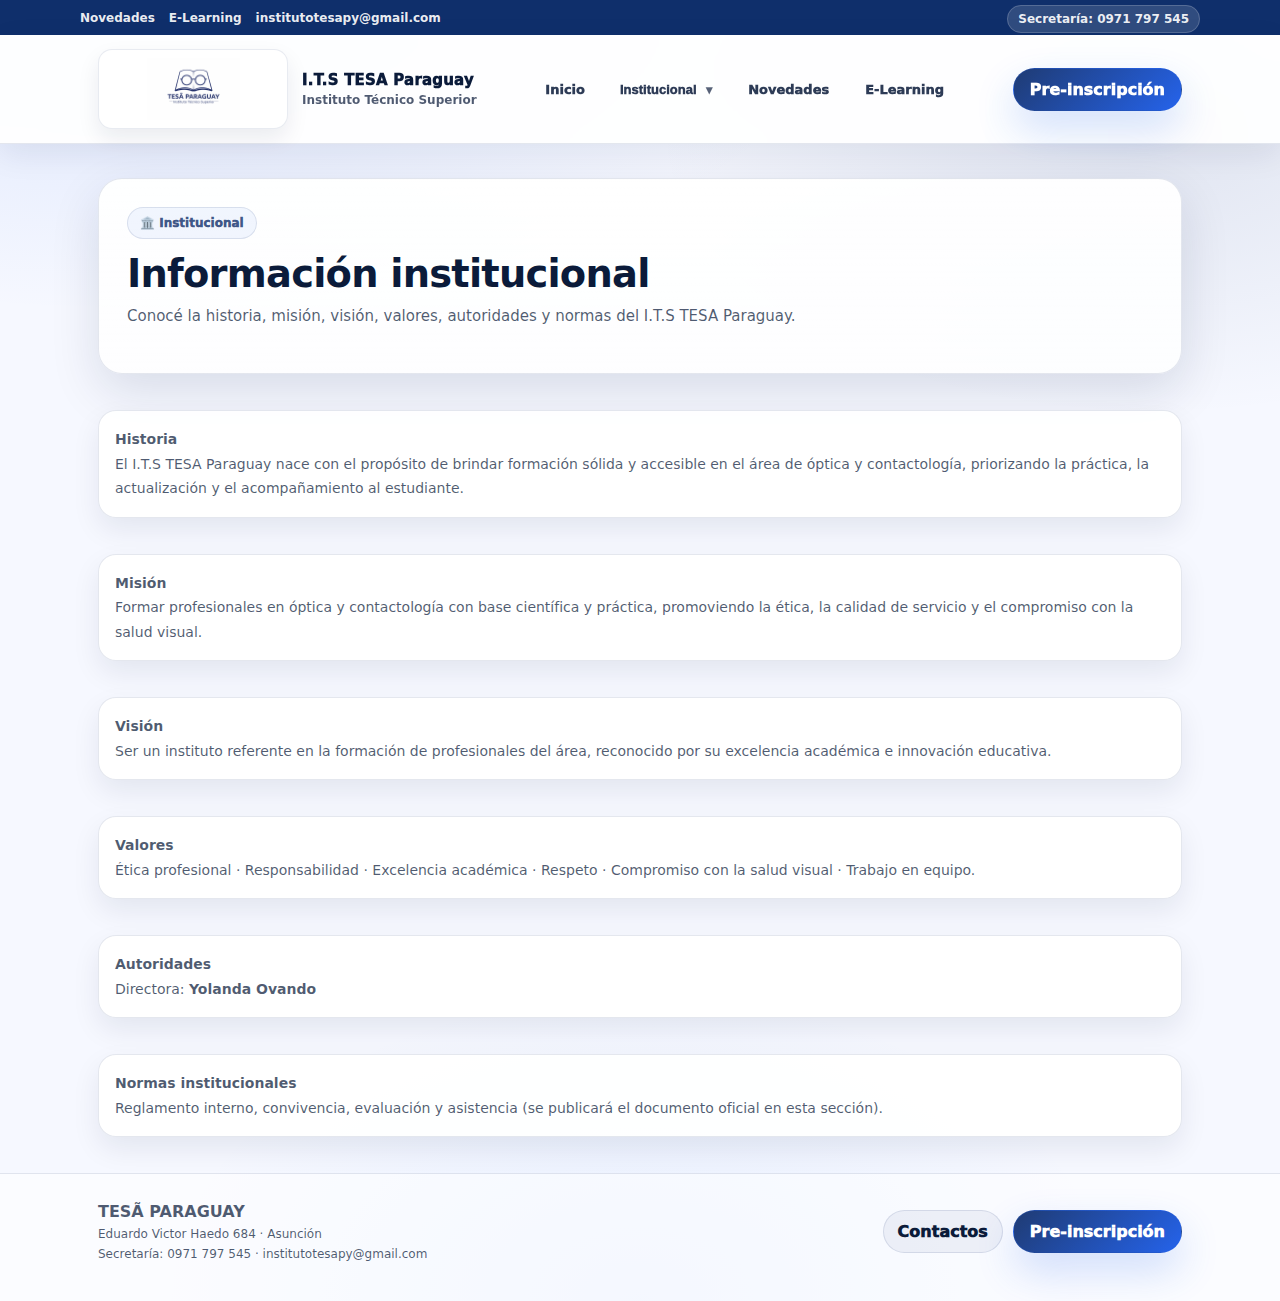
<file: tesa/institucional.html>
<!doctype html>
<html lang="es">
<head>
  <meta charset="utf-8" />
  <meta name="viewport" content="width=device-width,initial-scale=1" />
  <title>I.T.S TESA Paraguay | Institucional</title>
  <link rel="stylesheet" href="styles.css" />
</head>
<body>

  <div class="topbar">
    <div class="container topbar-inner">
      <div class="topbar-links">
        <a href="novedades.html">Novedades</a>
        <a href="elearning.html">E-Learning</a>
        <a href="mailto:institutotesapy@gmail.com">institutotesapy@gmail.com</a>
      </div>
      <div class="topbar-actions">
        <a class="topbar-pill" href="https://wa.me/595971797545" target="_blank" rel="noopener">Secretaría: 0971 797 545</a>
      </div>
    </div>
  </div>

  <!-- NAVBAR -->
<div class="nav">
  <div class="container">
    <div class="nav-inner">

      <a class="brand" href="index.html" aria-label="Ir al inicio">
        <img class="logo-img" src="img/Logo.jpg" alt="Logo TESA Paraguay" />
        <div class="brand-text">
          <div class="brand-title">I.T.S TESA Paraguay</div>
          <div class="brand-sub">Instituto Técnico Superior</div>
        </div>
      </a>

      <nav class="menu" aria-label="Menú principal">
        <a class="navlink" href="index.html">Inicio</a>

        <div class="dropdown">
          <button class="navlink dropbtn" type="button" data-dd="inst">
            Institucional <span class="caret">▾</span>
          </button>
          <div class="dropdown-menu" data-menu="inst">
            <a href="institucional.html#historia">Historia</a>
            <a href="institucional.html#mision">Misión</a>
            <a href="institucional.html#vision">Visión</a>
            <a href="institucional.html#valores">Valores</a>
            <a href="institucional.html#autoridades">Autoridades</a>
            <a href="institucional.html#normas">Normas</a>
          </div>
        </div>

        <a class="navlink" href="novedades.html">Novedades</a>
        <a class="navlink" href="elearning.html">E-Learning</a>
      </nav>

      <div class="nav-actions">
        <a class="btn btn-primary" href="preinscripcion.html">Pre-inscripción</a>

        <button class="btn btn-ghost nav-toggle" type="button" id="btnMobile" aria-label="Abrir menú">
          ☰
        </button>
      </div>

    </div>

    <!-- MENÚ MOBILE -->
    <div class="menu-mobile" id="menuMobile">
      <a href="index.html">Inicio</a>

      <details>
        <summary>Institucional</summary>
        <div class="mobile-links">
          <a href="institucional.html#historia">Historia</a>
          <a href="institucional.html#mision">Misión</a>
          <a href="institucional.html#vision">Visión</a>
          <a href="institucional.html#valores">Valores</a>
          <a href="institucional.html#autoridades">Autoridades</a>
          <a href="institucional.html#normas">Normas</a>
        </div>
      </details>

      <a href="novedades.html">Novedades</a>
      <a href="elearning.html">E-Learning</a>

      <a class="btn btn-primary mobile-cta" href="preinscripcion.html">Pre-inscripción</a>
    </div>

  </div>
</div>


  <header class="hero">
    <div class="container">
      <div class="hero-card">
        <div class="pill">🏛️ Institucional</div>
        <h1>Información institucional</h1>
        <p class="lead">Conocé la historia, misión, visión, valores, autoridades y normas del I.T.S TESA Paraguay.</p>
      </div>
    </div>
  </header>

  <section id="historia">
    <div class="container">
      <div class="card">
        <p><strong>Historia</strong><br>
        El I.T.S TESA Paraguay nace con el propósito de brindar formación sólida y accesible en el área de óptica y contactología,
        priorizando la práctica, la actualización y el acompañamiento al estudiante.</p>
      </div>
    </div>
  </section>

  <section id="mision">
    <div class="container">
      <div class="card">
        <p><strong>Misión</strong><br>
        Formar profesionales en óptica y contactología con base científica y práctica, promoviendo la ética, la calidad de servicio
        y el compromiso con la salud visual.</p>
      </div>
    </div>
  </section>

  <section id="vision">
    <div class="container">
      <div class="card">
        <p><strong>Visión</strong><br>
        Ser un instituto referente en la formación de profesionales del área, reconocido por su excelencia académica e innovación educativa.</p>
      </div>
    </div>
  </section>

  <section id="valores">
    <div class="container">
      <div class="card">
        <p><strong>Valores</strong><br>
        Ética profesional · Responsabilidad · Excelencia académica · Respeto · Compromiso con la salud visual · Trabajo en equipo.</p>
      </div>
    </div>
  </section>

  <section id="autoridades">
    <div class="container">
      <div class="card">
        <p><strong>Autoridades</strong><br>
        Directora: <strong>Yolanda Ovando</strong></p>
      </div>
    </div>
  </section>

  <section id="normas">
    <div class="container">
      <div class="card">
        <p><strong>Normas institucionales</strong><br>
        Reglamento interno, convivencia, evaluación y asistencia (se publicará el documento oficial en esta sección).</p>
      </div>
    </div>
  </section>

  <footer>
    <div class="container">
      <div class="foot">
        <div>
          <strong>TESÃ PARAGUAY</strong>
          <div style="font-size:12px; margin-top:6px">Eduardo Victor Haedo 684 · Asunción</div>
          <div style="font-size:12px; margin-top:6px">Secretaría: 0971 797 545 · institutotesapy@gmail.com</div>
        </div>
        <div style="display:flex; gap:10px; flex-wrap:wrap">
          <a class="btn btn-ghost" href="contactos.html">Contactos</a>
          <a class="btn btn-primary" href="preinscripcion.html">Pre-inscripción</a>
        </div>
      </div>
    </div>
  </footer>

  <script src="app.js"></script>
</body>
</html>
</file>
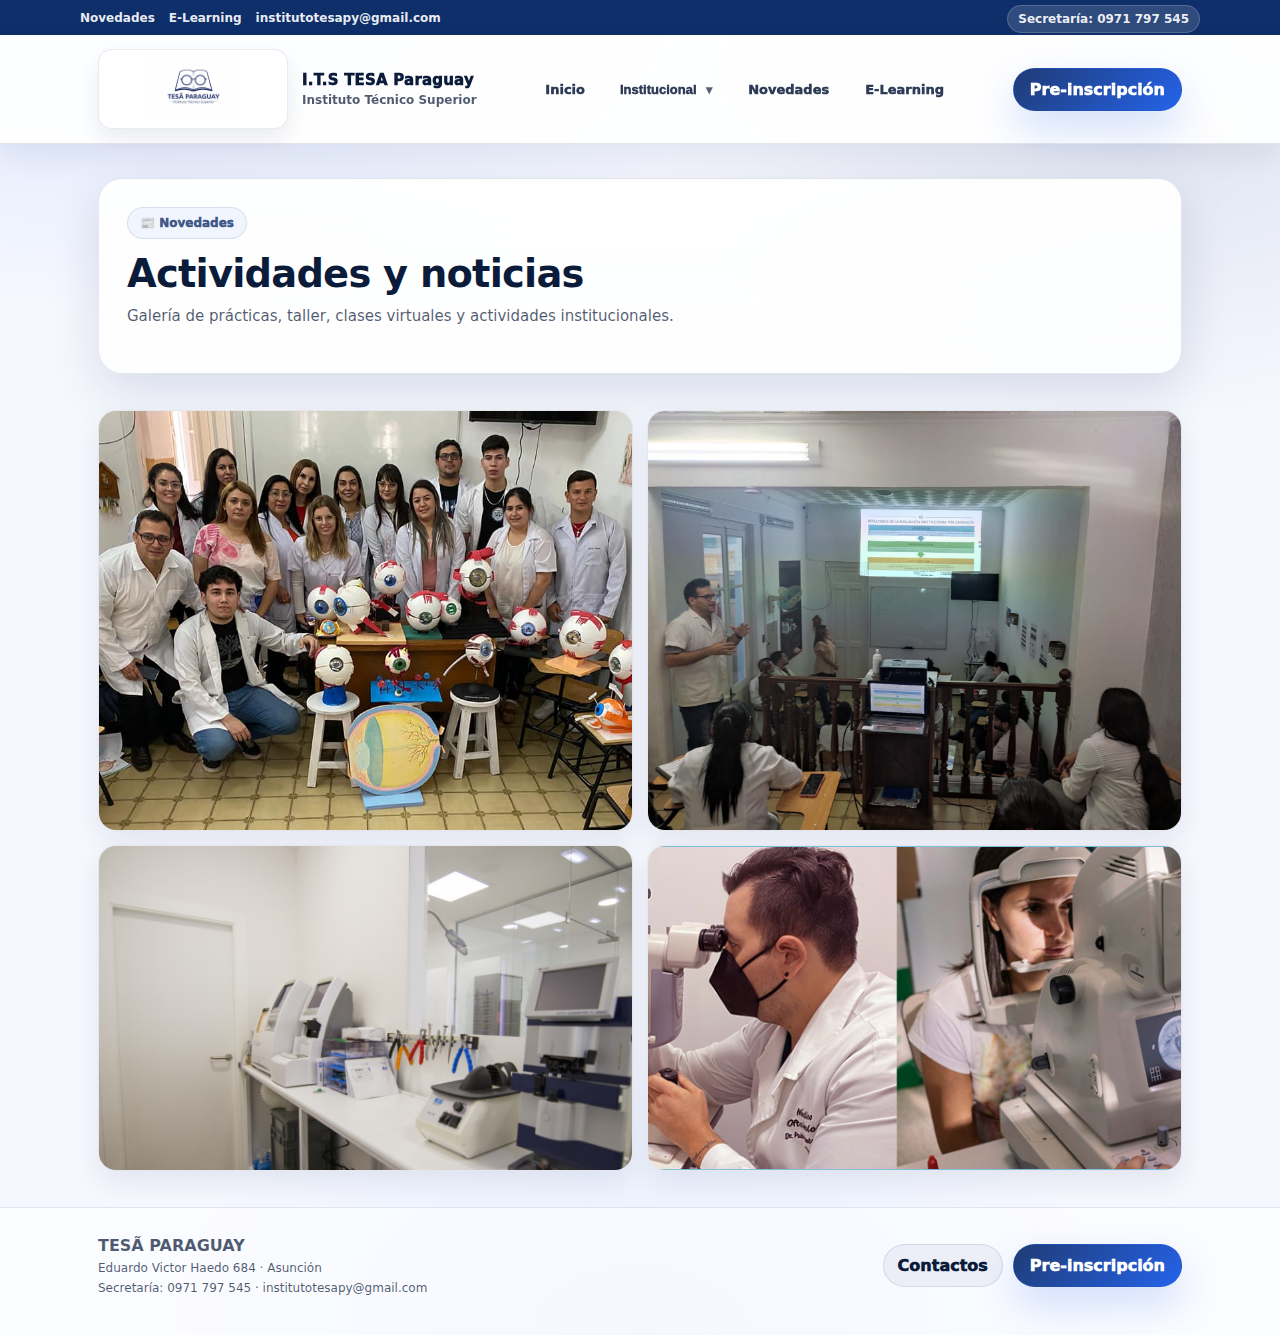
<file: tesa/novedades.html>
<!doctype html>
<html lang="es">
<head>
  <meta charset="utf-8" />
  <meta name="viewport" content="width=device-width,initial-scale=1" />
  <title>I.T.S TESA Paraguay | Novedades</title>
  <link rel="stylesheet" href="styles.css" />
</head>
<body>

  <div class="topbar">
    <div class="container topbar-inner">
      <div class="topbar-links">
        <a href="novedades.html">Novedades</a>
        <a href="elearning.html">E-Learning</a>
        <a href="mailto:institutotesapy@gmail.com">institutotesapy@gmail.com</a>
      </div>
      <div class="topbar-actions">
        <a class="topbar-pill" href="https://wa.me/595971797545" target="_blank" rel="noopener">Secretaría: 0971 797 545</a>
      </div>
    </div>
  </div>

  <!-- NAV (igual) -->
  <!-- NAVBAR -->
<div class="nav">
  <div class="container">
    <div class="nav-inner">

      <a class="brand" href="index.html" aria-label="Ir al inicio">
        <img class="logo-img" src="img/Logo.jpg" alt="Logo TESA Paraguay" />
        <div class="brand-text">
          <div class="brand-title">I.T.S TESA Paraguay</div>
          <div class="brand-sub">Instituto Técnico Superior</div>
        </div>
      </a>

      <nav class="menu" aria-label="Menú principal">
        <a class="navlink" href="index.html">Inicio</a>

        <div class="dropdown">
          <button class="navlink dropbtn" type="button" data-dd="inst">
            Institucional <span class="caret">▾</span>
          </button>
          <div class="dropdown-menu" data-menu="inst">
            <a href="institucional.html#historia">Historia</a>
            <a href="institucional.html#mision">Misión</a>
            <a href="institucional.html#vision">Visión</a>
            <a href="institucional.html#valores">Valores</a>
            <a href="institucional.html#autoridades">Autoridades</a>
            <a href="institucional.html#normas">Normas</a>
          </div>
        </div>

        <a class="navlink" href="novedades.html">Novedades</a>
        <a class="navlink" href="elearning.html">E-Learning</a>
      </nav>

      <div class="nav-actions">
        <a class="btn btn-primary" href="preinscripcion.html">Pre-inscripción</a>

        <button class="btn btn-ghost nav-toggle" type="button" id="btnMobile" aria-label="Abrir menú">
          ☰
        </button>
      </div>

    </div>

    <!-- MENÚ MOBILE -->
    <div class="menu-mobile" id="menuMobile">
      <a href="index.html">Inicio</a>

      <details>
        <summary>Institucional</summary>
        <div class="mobile-links">
          <a href="institucional.html#historia">Historia</a>
          <a href="institucional.html#mision">Misión</a>
          <a href="institucional.html#vision">Visión</a>
          <a href="institucional.html#valores">Valores</a>
          <a href="institucional.html#autoridades">Autoridades</a>
          <a href="institucional.html#normas">Normas</a>
        </div>
      </details>

      <a href="novedades.html">Novedades</a>
      <a href="elearning.html">E-Learning</a>

      <a class="btn btn-primary mobile-cta" href="preinscripcion.html">Pre-inscripción</a>
    </div>

  </div>
</div>


  <header class="hero">
    <div class="container">
      <div class="hero-card">
        <div class="pill">📰 Novedades</div>
        <h1>Actividades y noticias</h1>
        <p class="lead">Galería de prácticas, taller, clases virtuales y actividades institucionales.</p>
      </div>
    </div>
  </header>

  <section>
    <div class="container">
      <div class="gallery">
        <div class="shot">
          <img src="img/nov1.jpg" alt="Taller / práctica 1">
          <div class="cap">Taller de óptica · prácticas</div>
        </div>
        <div class="shot">
          <img src="img/nov2.jpg" alt="Taller / práctica 2">
          <div class="cap">Contactología · entrenamiento</div>
        </div>
        <div class="shot">
          <img src="img/nov3.jpg" alt="Clases virtuales">
          <div class="cap">Clases virtuales · modalidad mixta</div>
        </div>
        <div class="shot">
          <img src="img/nov4.jpg" alt="Actividad institucional">
          <div class="cap">Actividades académicas</div>
        </div>
      </div>
    </div>
  </section>

  <footer>
    <div class="container">
      <div class="foot">
        <div>
          <strong>TESÃ PARAGUAY</strong>
          <div style="font-size:12px; margin-top:6px">Eduardo Victor Haedo 684 · Asunción</div>
          <div style="font-size:12px; margin-top:6px">Secretaría: 0971 797 545 · institutotesapy@gmail.com</div>
        </div>
        <div style="display:flex; gap:10px; flex-wrap:wrap">
          <a class="btn btn-ghost" href="contactos.html">Contactos</a>
          <a class="btn btn-primary" href="preinscripcion.html">Pre-inscripción</a>
        </div>
      </div>
    </div>
  </footer>

  <script src="app.js"></script>
</body>
</html>
</file>
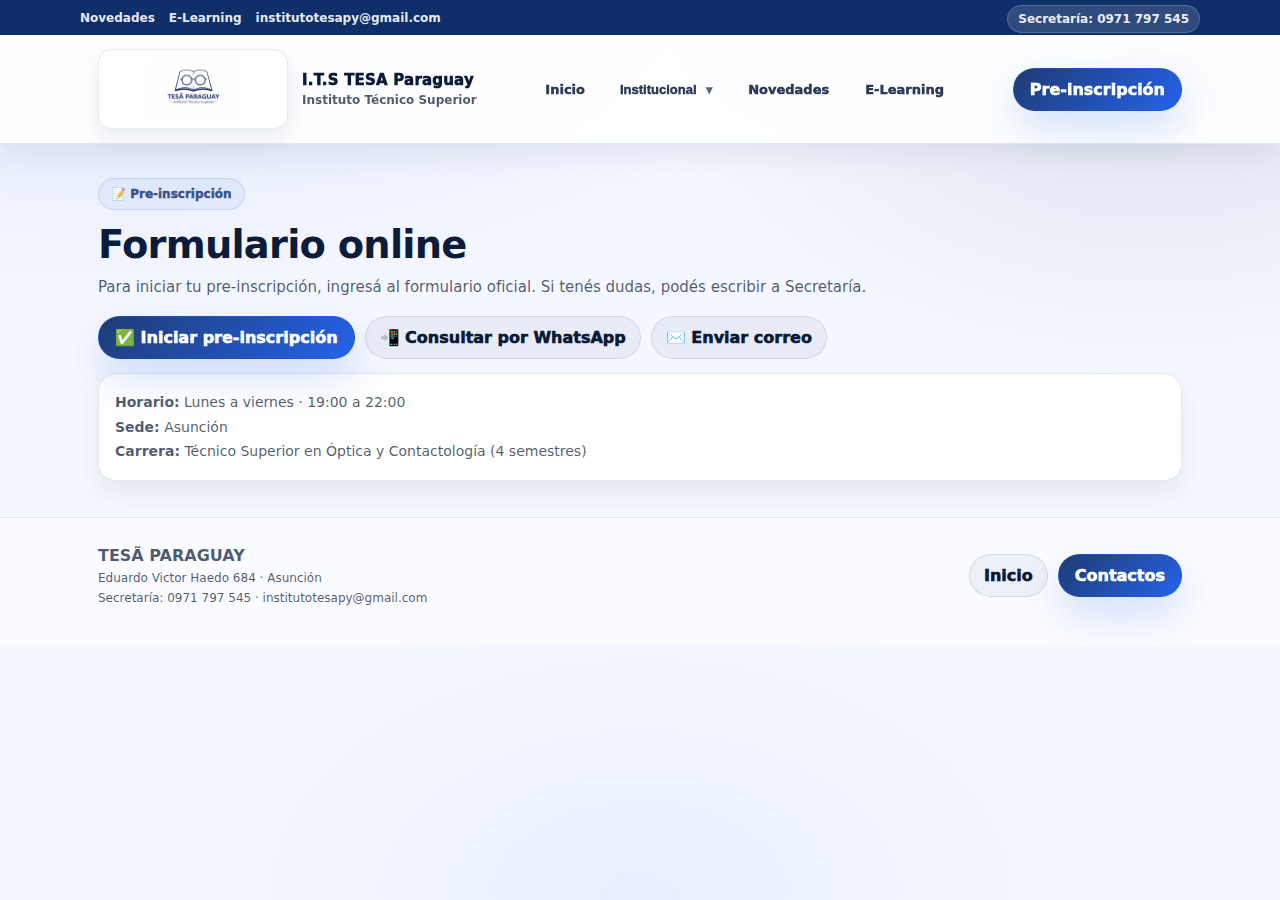
<file: tesa/preinscripcion.html>
<!doctype html>
<html lang="es">
<head>
  <meta charset="utf-8" />
  <meta name="viewport" content="width=device-width,initial-scale=1" />
  <title>I.T.S TESA Paraguay | Pre-inscripción</title>
  <link rel="stylesheet" href="styles.css" />
</head>
<body>

  <div class="topbar">
    <div class="container topbar-inner">
      <div class="topbar-links">
        <a href="novedades.html">Novedades</a>
        <a href="elearning.html">E-Learning</a>
        <a href="mailto:institutotesapy@gmail.com">institutotesapy@gmail.com</a>
      </div>
      <div class="topbar-actions">
        <a class="topbar-pill" href="https://wa.me/595971797545" target="_blank" rel="noopener">Secretaría: 0971 797 545</a>
      </div>
    </div>
  </div>

  <!-- NAVBAR -->
<div class="nav">
  <div class="container">
    <div class="nav-inner">

      <a class="brand" href="index.html" aria-label="Ir al inicio">
        <img class="logo-img" src="img/Logo.jpg" alt="Logo TESA Paraguay" />
        <div class="brand-text">
          <div class="brand-title">I.T.S TESA Paraguay</div>
          <div class="brand-sub">Instituto Técnico Superior</div>
        </div>
      </a>

      <nav class="menu" aria-label="Menú principal">
        <a class="navlink" href="index.html">Inicio</a>

        <div class="dropdown">
          <button class="navlink dropbtn" type="button" data-dd="inst">
            Institucional <span class="caret">▾</span>
          </button>
          <div class="dropdown-menu" data-menu="inst">
            <a href="institucional.html#historia">Historia</a>
            <a href="institucional.html#mision">Misión</a>
            <a href="institucional.html#vision">Visión</a>
            <a href="institucional.html#valores">Valores</a>
            <a href="institucional.html#autoridades">Autoridades</a>
            <a href="institucional.html#normas">Normas</a>
          </div>
        </div>

        <a class="navlink" href="novedades.html">Novedades</a>
        <a class="navlink" href="elearning.html">E-Learning</a>
      </nav>

      <div class="nav-actions">
        <a class="btn btn-primary" href="preinscripcion.html">Pre-inscripción</a>

        <button class="btn btn-ghost nav-toggle" type="button" id="btnMobile" aria-label="Abrir menú">
          ☰
        </button>
      </div>

    </div>

    <!-- MENÚ MOBILE -->
    <div class="menu-mobile" id="menuMobile">
      <a href="index.html">Inicio</a>

      <details>
        <summary>Institucional</summary>
        <div class="mobile-links">
          <a href="institucional.html#historia">Historia</a>
          <a href="institucional.html#mision">Misión</a>
          <a href="institucional.html#vision">Visión</a>
          <a href="institucional.html#valores">Valores</a>
          <a href="institucional.html#autoridades">Autoridades</a>
          <a href="institucional.html#normas">Normas</a>
        </div>
      </details>

      <a href="novedades.html">Novedades</a>
      <a href="elearning.html">E-Learning</a>

      <a class="btn btn-primary mobile-cta" href="preinscripcion.html">Pre-inscripción</a>
    </div>

  </div>
</div>


  <header class="hero">
    <div class="container">
      <div class="soon">
        <div class="soon-inner">
          <div class="pill">📝 Pre-inscripción</div>
          <h1>Formulario online</h1>
          <p class="lead">
            Para iniciar tu pre-inscripción, ingresá al formulario oficial.
            Si tenés dudas, podés escribir a Secretaría.
          </p>

          <div style="display:flex; gap:10px; flex-wrap:wrap">
            <a class="btn btn-primary"
               href="https://cxk1vlq1nqsjqnh-vgubwbjk8ixd0kbt.adb.us-ashburn-1.oraclecloudapps.com/ords/r/instituto/formularioinscripcion/datospersonales"
               target="_blank" rel="noopener">
              ✅ Iniciar pre-inscripción
            </a>

            <a class="btn btn-ghost" href="https://wa.me/595971797545" target="_blank" rel="noopener">
              📲 Consultar por WhatsApp
            </a>

            <a class="btn btn-ghost" href="mailto:institutotesapy@gmail.com">
              ✉️ Enviar correo
            </a>
          </div>

          <div class="card" style="margin-top:14px">
            <p><strong>Horario:</strong> Lunes a viernes · 19:00 a 22:00<br>
               <strong>Sede:</strong> Asunción<br>
               <strong>Carrera:</strong> Técnico Superior en Óptica y Contactología (4 semestres)
            </p>
          </div>
        </div>
      </div>
    </div>
  </header>

  <footer>
    <div class="container">
      <div class="foot">
        <div>
          <strong>TESÃ PARAGUAY</strong>
          <div style="font-size:12px; margin-top:6px">Eduardo Victor Haedo 684 · Asunción</div>
          <div style="font-size:12px; margin-top:6px">Secretaría: 0971 797 545 · institutotesapy@gmail.com</div>
        </div>
        <div style="display:flex; gap:10px; flex-wrap:wrap">
          <a class="btn btn-ghost" href="index.html">Inicio</a>
          <a class="btn btn-primary" href="contactos.html">Contactos</a>
        </div>
      </div>
    </div>
  </footer>

  <script src="app.js"></script>
</body>
</html>
</file>
<file: styles.css>
:root{
  /* Base clara + verde institucional */
  --bg:#FFFFFF;
  --bg2:#F5F7FB;

  --card:#FFFFFF;
  --card2:#FFFFFF;

  --text:#0F172A;
  --muted:#64748B;

  --line:rgba(15,23,42,.12);
  --soft:rgba(29,78,216,.10);

  --shadow: 0 18px 60px rgba(15,23,42,.12);

  --radius: 18px;
  --radius2: 24px;
  --max: 1120px;

  --primary:#1D4ED8;
  --primary2:#2563EB;
  --accent:#DBEAFE;
}

*{box-sizing:border-box}
html,body{height:100%}

body{
  margin:0;
  font-family:Inter,system-ui,-apple-system,Segoe UI,Roboto,Arial,sans-serif;
  background:
    radial-gradient(1200px 600px at 10% 0%, rgba(29,78,216,.16), transparent 60%),
    radial-gradient(900px 500px at 90% 10%, rgba(15,118,110,.12), transparent 55%),
    linear-gradient(180deg, var(--bg), var(--bg2));
  color:var(--text);
  line-height:1.55;
}

a{color:inherit; text-decoration:none}
img{max-width:100%; height:auto; display:block}

.container{width:min(var(--max), calc(100% - 40px)); margin-inline:auto}

/* Accesibilidad */
.skip{
  position:absolute; left:-999px; top:10px;
  background:#ffffff; color:#0b1b14;
  padding:10px 14px; border-radius:12px; z-index:9999;
  border:1px solid var(--line);
}
.skip:focus{left:16px}

/* ================= TOPBAR ================= */
.topbar{
  position:sticky; top:0; z-index:50;
  backdrop-filter: blur(10px);
  background: rgba(255,255,255,.72);
  border-bottom:1px solid var(--line);
}
.topbar__inner{
  display:flex; align-items:center; justify-content:space-between;
  padding:14px 0;
  gap:14px;
}

/* Brand */
.brand{display:flex; gap:12px; align-items:center; min-width: 220px}
.brand__logo{
  width:42px; height:42px; border-radius:14px;
  background: rgba(29,78,216,.08);
  padding:6px;
  border:1px solid rgba(29,78,216,.18);
}
.brand__name{font-weight:800; letter-spacing:.4px; color:var(--text)}
.brand__tag{font-size:12px; color:var(--muted); margin-top:2px}

/* Nav */
.nav{
  display:flex; align-items:center; gap:18px;
}
.nav a{
  font-weight:700;
  font-size:14px;
  color: rgba(15,23,42,.92);
  padding:10px 10px;
  border-radius:12px;
  transition: background .12s ease, transform .12s ease;
}
.nav a:hover{
  background: rgba(29,78,216,.10);
  transform: translateY(-1px);
}
.nav__cta{
  padding:10px 14px;
  border-radius:14px;
  background: linear-gradient(90deg, rgba(29,78,216,.18), rgba(14,143,102,.16));
  border:1px solid rgba(29,78,216,.24);
}

/* Botón menú (mobile) */
.nav__toggle{
  display:none;
  width:44px; height:44px;
  border-radius:14px;
  border:1px solid var(--line);
  background: rgba(255,255,255,.60);
  cursor:pointer;
}
.nav__toggle span{
  display:block; width:18px; height:2px;
  background: rgba(15,23,42,.85);
  margin:4px auto; border-radius:2px;
}

/* ================= HERO ================= */
.hero{position:relative; overflow:hidden}
.hero__bg{
  position:absolute; inset:-2px;
  background:
    radial-gradient(600px 240px at 18% 18%, rgba(29,78,216,.22), transparent 65%),
    radial-gradient(640px 280px at 78% 18%, rgba(14,143,102,.18), transparent 62%),
    radial-gradient(900px 520px at 55% 85%, rgba(47,206,153,.14), transparent 70%);
  pointer-events:none;
}

.hero__grid{
  display:grid;
  grid-template-columns: 1fr;
  gap:22px;
  padding:56px 0 26px;
  position:relative;
}

h1{
  font-size:44px;
  line-height:1.05;
  margin:0 0 14px;
  letter-spacing:-.6px;
  color: var(--text);
}
.lead{
  font-size:16px;
  color: rgba(15,23,42,.78);
  margin:0 0 18px;
  max-width: 54ch;
}

.hero__actions{display:flex; gap:12px; flex-wrap:wrap; align-items:center}
.hero__stats{
  margin-top:22px;
  display:grid;
  grid-template-columns: repeat(3, minmax(0, 1fr));
  gap:10px;
}
.stat{
  border:1px solid var(--line);
  background: rgba(255,255,255,.70);
  border-radius: var(--radius);
  padding:12px 12px;
  box-shadow: 0 10px 30px rgba(15,23,42,.08);
}
.stat__k{font-weight:900; color:var(--primary); font-size:14px}
.stat__v{font-size:12px; color: rgba(15,23,42,.72); margin-top:4px}

.hero__card{
  border-radius: var(--radius2);
  border:1px solid var(--line);
  background: rgba(255,255,255,.80);
  box-shadow: var(--shadow);
  overflow:hidden;
}
.glass{
  padding:18px 18px;
}
.glass__top{
  display:flex; align-items:center; justify-content:space-between;
  gap:12px;
}
.glass__logo{
  width:44px; height:44px;
  border-radius: 16px;
  background: rgba(29,78,216,.10);
  border:1px solid rgba(29,78,216,.20);
  display:grid; place-items:center;
}
.glass__title{font-weight:900; letter-spacing:.2px; color: var(--text)}
.glass__sub{color: rgba(15,23,42,.72); font-size:12px; margin-top:2px}

.glass__rows{
  margin-top:14px;
  display:grid;
  gap:10px;
}
.row{
  display:flex; gap:10px; align-items:flex-start;
  padding:12px 12px;
  border-radius: 16px;
  border:1px solid rgba(15,23,42,.10);
  background: rgba(29,78,216,.06);
}
.pill{
  flex:0 0 auto;
  height:28px; padding:0 10px;
  border-radius: 999px;
  border:1px solid rgba(29,78,216,.22);
  background: rgba(29,78,216,.10);
  display:inline-flex; align-items:center; justify-content:center;
  font-size:12px; font-weight:800;
  color: var(--primary2);
}
.hint{color: rgba(15,23,42,.70); font-size:13px}
.mini{margin-top:4px; display:grid; gap:6px}
.mini__row{display:flex; gap:8px; align-items:center; color: rgba(15,23,42,.74); font-size:13px}
.mini__title{font-weight:800; color: rgba(15,23,42,.88)}
.muted{color: rgba(15,23,42,.64)}

/* ================= BUTTONS ================= */
.btn{
  display:inline-flex; align-items:center; justify-content:center;
  gap:10px;
  padding:12px 16px;
  border-radius:14px;
  border:1px solid rgba(29,78,216,.22);
  background: rgba(255,255,255,.70);
  font-weight:800;
  font-size:14px;
  cursor:pointer;
  transition: transform .12s ease, background .12s ease, border-color .12s ease;
}
.btn:hover{
  transform: translateY(-1px);
  background: rgba(29,78,216,.08);
  border-color: rgba(29,78,216,.32);
}
.btn--primary{
  border-color: rgba(29,78,216,.30);
  background: linear-gradient(90deg, rgba(29,78,216,.22), rgba(14,143,102,.20));
}
.btn--ghost{
  background: rgba(255,255,255,.55);
}

/* ================= SECTIONS / GRIDS ================= */
.section{
  padding: 26px 0;
}
.section--alt{
  background: rgba(255,255,255,.55);
  border-top: 1px solid rgba(15,23,42,.08);
  border-bottom: 1px solid rgba(15,23,42,.08);
}
.section__head{
  display:flex;
  align-items:flex-end;
  justify-content:space-between;
  gap:14px;
  margin: 0 0 14px;
}
.section__head h2{
  margin:0;
  font-size:22px;
  letter-spacing:-.2px;
  color: var(--text);
}
.link{
  font-weight:800;
  color: var(--primary2);
  padding:10px 12px;
  border-radius: 12px;
  border:1px solid rgba(29,78,216,.20);
  background: rgba(29,78,216,.08);
}
.link:hover{background: rgba(29,78,216,.12)}

.grid-2{
  display:grid;
  grid-template-columns: repeat(2, minmax(0, 1fr));
  gap: 16px;
}
.grid-3{
  display:grid;
  grid-template-columns: repeat(4, minmax(0, 1fr));
  gap: 16px;
}

/* ================= CARDS ================= */
.card{
  border-radius: var(--radius2);
  border:1px solid rgba(15,23,42,.10);
  background: rgba(255,255,255,.80);
  box-shadow: 0 14px 45px rgba(15,23,42,.10);
  padding:16px;
}
.card--link{transition: transform .12s ease, border-color .12s ease}
.card--link:hover{transform: translateY(-2px); border-color: rgba(29,78,216,.30)}
.card--value{
  background: linear-gradient(180deg, rgba(29,78,216,.10), rgba(255,255,255,.85));
}
.card--map{
  overflow:hidden;
  padding:0;
}
.card h3{margin:0 0 8px; color: var(--text)}
.card p{margin:0; color: rgba(15,23,42,.76)}

.chip{
  display:inline-flex;
  align-items:center;
  gap:8px;
  padding:8px 10px;
  border-radius: 999px;
  border:1px solid rgba(29,78,216,.22);
  background: rgba(29,78,216,.08);
  font-weight:800;
  font-size:12px;
  color: var(--primary2);
}

/* ================= LISTS ================= */
.list{
  list-style:none;
  padding:0;
  margin:0;
  display:grid;
  gap:10px;
}
.list__item{
  display:flex;
  gap:10px;
  align-items:flex-start;
  padding:12px 12px;
  border-radius: 16px;
  border:1px solid rgba(15,23,42,.10);
  background: rgba(255,255,255,.70);
}

/* ================= CTA ================= */
.cta{
  display:grid;
  grid-template-columns: 1.2fr .8fr;
  gap:16px;
  align-items:stretch;
}
.cta__copy{
  border-radius: var(--radius2);
  border:1px solid rgba(15,23,42,.10);
  background: rgba(255,255,255,.78);
  padding:16px;
}
.cta__actions{
  border-radius: var(--radius2);
  border:1px solid rgba(29,78,216,.18);
  background: rgba(29,78,216,.08);
  padding:16px;
  display:flex;
  gap:10px;
  flex-wrap:wrap;
  align-items:center;
  justify-content:flex-start;
}

/* ================= MAP ACTIONS ================= */
.map__actions{
  display:flex;
  gap:10px;
  flex-wrap:wrap;
  margin-top: 10px;
}

/* iFrame mapa (si existe en tu HTML) */
iframe{
  width:100%;
  height: 360px;
  border:0;
  display:block;
}

/* ================= FORM ================= */
.form{
  display:grid;
  gap:10px;
}
.form input,
.form textarea{
  width:100%;
  padding:12px 12px;
  border-radius: 14px;
  border:1px solid rgba(15,23,42,.14);
  background: rgba(255,255,255,.92);
  color: var(--text);
  outline:none;
}
.form input:focus,
.form textarea:focus{
  border-color: rgba(29,78,216,.42);
  box-shadow: 0 0 0 4px rgba(29,78,216,.12);
}
.form textarea{min-height:120px; resize:vertical}

/* ================= FOOTER ================= */
.footer{
  margin-top: 22px;
  border-top: 1px solid rgba(15,23,42,.10);
  background: rgba(255,255,255,.70);
}
.footer__grid{
  display:grid;
  grid-template-columns: 1.2fr .8fr .8fr;
  gap:16px;
  padding: 18px 0;
}
.footer__brand{
  display:flex; gap:12px; align-items:flex-start;
}
.footer__name{
  font-weight:900;
  color: var(--text);
}
.footer__p{
  margin-top:6px;
  color: rgba(15,23,42,.72);
  font-size:13px;
  max-width: 50ch;
}
.footer__h{
  font-weight:900;
  margin: 0 0 10px;
  color: var(--text);
}
.footer__links{
  display:grid;
  gap:8px;
}
.footer__links a{
  color: rgba(15,23,42,.78);
  font-weight:700;
}
.footer__links a:hover{color: var(--primary2)}
.footer__bottom{
  border-top: 1px solid rgba(15,23,42,.10);
  padding: 12px 0;
  color: rgba(15,23,42,.70);
  font-size:12px;
}

/* ================= EXTRAS ================= */
.note{
  margin-top:12px;
  padding:12px 14px;
  border-radius: 16px;
  border:1px dashed rgba(29,78,216,.28);
  background: rgba(29,78,216,.08);
  color: rgba(15,23,42,.78);
}

/* ================= RESPONSIVE ================= */
@media (max-width: 940px){
  .hero__grid{grid-template-columns:1fr; padding-top:38px}
  h1{font-size:36px}
  .grid-3{grid-template-columns: repeat(2, minmax(0,1fr))}
  .cta{grid-template-columns:1fr}
  .footer__grid{grid-template-columns:1fr}
}

@media (max-width: 720px){
  .nav__toggle{display:block}
  .nav{
    position:absolute;
    right:20px; top:72px;
    width:min(320px, calc(100vw - 40px));
    flex-direction:column;
    align-items:stretch;
    padding:12px;
    border-radius: 18px;
    border:1px solid rgba(15,23,42,.12);
    background: rgba(255,255,255,.92);
    box-shadow: var(--shadow);
    display:none;
  }
  .nav a{padding:12px 12px}
  .nav.is-open{display:flex}
  .grid-2{grid-template-columns:1fr}
  .grid-3{grid-template-columns:1fr}
  .hero__stats{grid-template-columns:1fr}
}

/* ================= FOOTER FIX APOYA ================= */

.footer {
    background: #F5F7FB;
    border-top: 1px solid rgba(29,78,216,.25);
}

.footer__grid {
    display: grid;
    grid-template-columns: 1.3fr 1fr;
    gap: 40px;
    align-items: flex-start;
}

.footer__brand {
    display: flex;
    align-items: center;
    gap: 14px;
}

.footer__brand img {
    width: 56px;
    height: auto;
    background: white;
    padding: 8px;
    border-radius: 14px;
    border: 1px solid rgba(29,78,216,.25);
}

.footer__name {
    font-size: 18px;
    font-weight: 800;
    color: #0F172A;
}

.footer__tag {
    font-size: 13px;
    color: #4E7664;
}

.footer__p {
    margin-top: 12px;
    color: #4E7664;
    font-size: 14px;
    line-height: 1.5;
}

.footer__links {
    display: grid;
    grid-template-columns: 1fr 1fr;
    gap: 30px;
}

.footer__h {
    font-size: 15px;
    font-weight: 800;
    color: #0F172A;
    margin-bottom: 10px;
}

.footer__col a {
    display: block;
    padding: 6px 0;
    font-size: 14px;
    color: #1D4ED8;
}

.footer__col a:hover {
    text-decoration: underline;
}

.footer__bottom {
    margin-top: 30px;
    padding-top: 15px;
    border-top: 1px solid rgba(29,78,216,.25);
    display: flex;
    justify-content: space-between;
    align-items: center;
    font-size: 13px;
    color: #4E7664;
}

/* Responsive footer */
@media (max-width: 768px) {
    .footer__grid {
        grid-template-columns: 1fr;
        gap: 24px;
    }

    .footer__links {
        grid-template-columns: 1fr;
        gap: 20px;
    }

    .footer__bottom {
        flex-direction: column;
        gap: 10px;
        text-align: center;
    }
}

/* ================= FOOTER EMPRESARIAL (como TESA) ================= */

.footer-pro{
    background: #F4FAF7;
    border-top: 1px solid rgba(29,78,216,.18);
    padding: 26px 0;
}

.footer-pro__grid{
    display: flex;
    justify-content: space-between;
    align-items: center;
    gap: 18px;
}

.footer-pro__title{
    font-weight: 900;
    color: #0F172A;
    margin-bottom: 10px;
}

.footer-pro__left{
    display: grid;
    gap: 8px;
}

.footer-pro__item{
    display: flex;
    gap: 10px;
    align-items: center;
    color: rgba(15,23,42,.78);
    font-weight: 600;
    font-size: 14px;
}

.footer-pro__icon{
    width: 18px;
    text-align: center;
    opacity: .9;
}

.footer-pro__right{
    display: flex;
    align-items: center;
    justify-content: flex-end;
}

.footer-pro__btn{
    display: inline-flex;
    align-items: center;
    justify-content: center;
    padding: 12px 18px;
    border-radius: 999px;
    background: #1D4ED8;
    color: #fff;
    font-weight: 800;
    border: 1px solid rgba(29,78,216,.22);
    box-shadow: 0 10px 30px rgba(15,23,42,.14);
    transition: transform .12s ease, background .12s ease;
}

.footer-pro__btn:hover{
    transform: translateY(-1px);
    background: #178965;
}

@media (max-width: 768px){
    .footer-pro__grid{
        flex-direction: column;
        align-items: flex-start;
    }
    .footer-pro__right{
        width: 100%;
        justify-content: flex-start;
        margin-top: 10px;
    }
}

/* ===================== CARDS PREMIUM ===================== */

:root{
  --card-bg: rgba(255,255,255,.85);
  --card-border: rgba(29,78,216,.18);
  --card-shadow: 0 18px 55px rgba(15,23,42,.10);
  --card-shadow-hover: 0 22px 70px rgba(15,23,42,.14);
}

/* Si usás .card para todo, esto lo vuelve premium */
.card{
  position: relative;
  border-radius: 22px;
  background: var(--card-bg);
  border: 1px solid rgba(15,23,42,.10);
  box-shadow: var(--card-shadow);
  padding: 18px;
  overflow: hidden;
  transition: transform .14s ease, box-shadow .14s ease, border-color .14s ease;
}

/* Borde “premium” sutil con degradado */
.card::before{
  content:"";
  position:absolute;
  inset:0;
  padding:1px;
  border-radius: 22px;
  background: linear-gradient(
    135deg,
    rgba(29,78,216,.35),
    rgba(14,143,102,.10),
    rgba(29,78,216,.25)
  );
  -webkit-mask:
    linear-gradient(#fff 0 0) content-box,
    linear-gradient(#fff 0 0);
  -webkit-mask-composite: xor;
  mask-composite: exclude;
  pointer-events:none;
  opacity:.85;
}

/* Brillo suave arriba a la izquierda */
.card::after{
  content:"";
  position:absolute;
  width:240px;
  height:240px;
  top:-160px;
  left:-140px;
  background: radial-gradient(circle, rgba(29,78,216,.22), transparent 65%);
  pointer-events:none;
  filter: blur(2px);
}

.card:hover{
  transform: translateY(-3px);
  box-shadow: var(--card-shadow-hover);
  border-color: rgba(29,78,216,.25);
}

/* Títulos y texto dentro */
.card h3{
  margin: 0 0 10px;
  font-size: 15px;
  font-weight: 900;
  letter-spacing: -.2px;
  color: #0F172A;
}

.card p{
  margin: 0;
  color: rgba(15,23,42,.75);
  font-weight: 600;
  font-size: 14px;
}

/* Links dentro de card */
.card a{
  color: #2563EB;
  font-weight: 800;
  text-decoration: none;
}
.card a:hover{
  text-decoration: underline;
}

/* Variante: card “info” tipo TESA */
.card--info{
  display:flex;
  gap:12px;
  align-items:flex-start;
}

.card--info .icon-badge{
  width:44px;
  height:44px;
  border-radius: 16px;
  background: rgba(29,78,216,.10);
  border: 1px solid rgba(29,78,216,.22);
  display:grid;
  place-items:center;
  font-weight:900;
  color:#2563EB;
  flex:0 0 auto;
}

.card--info .info-body{
  display:grid;
  gap:4px;
}
.card--info .info-body .label{
  font-size: 12px;
  font-weight: 900;
  color: rgba(15,23,42,.65);
  text-transform: uppercase;
  letter-spacing: .6px;
}
.card--info .info-body .value{
  font-size: 14px;
  font-weight: 800;
  color:#0F172A;
}

/* Mejora del grid: espacios más “premium” */
.grid-3{
  gap: 18px;
}

/* =========================
   PATCH COLORES (más blanco, verde solo acento)
   Pegá al FINAL del styles.css
========================= */

:root{
  --primary: #1D4ED8;          /* verde acento */
  --primary-dark: #178965;
  --bg: #FFFFFF;               /* blanco dominante */
  --bg-soft: #FFFFFF;          /* apenas verdoso (muy suave) */
  --text: #0F172A;
  --muted: rgba(15,23,42,.72);
  --border: rgba(29,78,216,.22);
}

/* Fondo general más blanco */
html, body{
  background: var(--bg) !important;
  color: var(--text) !important;
}

/* Quitar “tinte verde”/degradados invasivos del hero */
.hero,
.hero__bg,
.section--alt{
  background: var(--bg) !important;
}

/* Si hero__bg es un overlay con gradientes, lo apagamos */
.hero__bg{
  opacity: .0 !important;
}

/* Topbar/Cabecera: blanco con borde verde (empresarial) */
.topbar,
header{
  background: rgba(255,255,255,.92) !important;
  border-bottom: 1px solid var(--border) !important;
}

/* Links del menú en verde/acento, sin fondo verde */
.nav a,
nav a{
  color: rgba(15,23,42,.86) !important;
}
.nav a:hover,
nav a:hover{
  background: rgba(29,78,216,.08) !important;
}

/* Botón CTA del menú (si existe) */
.nav__cta{
  background: rgba(29,78,216,.10) !important;
  border: 1px solid var(--border) !important;
}

/* Botones: verdes pero limpios */
.btn,
.footer-pro__btn{
  background: var(--primary) !important;
  color: #fff !important;
  border-color: rgba(29,78,216,.25) !important;
}
.btn:hover,
.footer-pro__btn:hover{
  background: var(--primary-dark) !important;
}

/* Cards: blanco + borde verde sutil */
.card{
  background: #fff !important;
  border: 1px solid var(--border) !important;
}

/* Premium: blanco y borde verde (sin brillo/verde adentro) */
.card-premium{
  background: #fff !important;
  border: 2px solid rgba(29,78,216,.26) !important;
}
.card-premium::after{
  opacity: 0 !important; /* apaga el brillo verde interno si molesta */
}

/* Chips/pills: suaves */
.pill, .chip{
  background: rgba(29,78,216,.10) !important;
  border-color: rgba(29,78,216,.22) !important;
  color: var(--primary-dark) !important;
}

/* Footer: blanco, línea verde */
.footer,
.footer-pro{
  background: #fff !important;
  border-top: 1px solid var(--border) !important;
}

/* ================= BANNER INSTITUCIONAL ================= */

.banner{
    background: rgba(29,78,216,.10);
    color: #0F172A;
    text-align: center;
    padding: 10px;
    font-weight: 700;
    border-bottom: 1px solid rgba(29,78,216,.25);
}

/* ================= NEWS SLIDER ================= */

.news-section{
    padding: 50px 0;
    text-align: center;
}

.news-section h2{
    margin-bottom: 20px;
    color: #0F172A;
}

.news-slider{
    position: relative;
    overflow: hidden;
    max-width: 1000px;
    margin: auto;
}

.news-track{
    display: flex;
    transition: transform .4s ease;
}

.news-card{
    min-width: 100%;
    padding: 30px;
    background: #fff;
    border: 1px solid rgba(29,78,216,.25);
    border-radius: 18px;
    box-shadow: 0 10px 30px rgba(0,0,0,.05);
}

.news-card h3{
    margin-bottom: 10px;
}

.news-btn{
    position: absolute;
    top: 50%;
    transform: translateY(-50%);
    background: #1D4ED8;
    color: white;
    border: none;
    width: 40px;
    height: 40px;
    border-radius: 50%;
    cursor: pointer;
    font-size: 20px;
}

.news-btn.prev{ left: -10px; }
.news-btn.next{ right: -10px; }

/* Transición más premium del carrusel */
.news-track{
  transition: transform .65s cubic-bezier(.22,1,.36,1);
}

/* Tarjeta un poco más premium */
.news-card{
  box-shadow: 0 14px 40px rgba(0,0,0,.08);
  border-radius: 22px;
}

/* Botones estilo vidrio */
.news-btn{
  background: rgba(29,78,216,.92);
  box-shadow: 0 12px 30px rgba(0,0,0,.14);
  backdrop-filter: blur(10px);
  transition: transform .15s ease, opacity .15s ease;
}
.news-btn:hover{
  transform: translateY(-2px);
  opacity: .95;
}

.news-dots{
  display:flex;
  justify-content:center;
  gap:10px;
  margin-top:14px;
}

.news-dot{
  width:10px;
  height:10px;
  border-radius:999px;
  border:1px solid rgba(29,78,216,.35);
  background: rgba(29,78,216,.12);
  cursor:pointer;
  transition: transform .15s ease, background .15s ease, width .15s ease;
}

.news-dot.active{
  width:22px;
  background: rgba(29,78,216,.85);
  border-color: rgba(29,78,216,.85);
}

/* ================= PALETA AZUL + VERDE ================= */

:root{
  --primary: #2C4FB5;
  --primary-soft: #2563EB;
  --accent: #1D4ED8;         /* verde sanitario */

  --bg: #FFFFFF;
  --bg-soft: #F6F8FC;

  --text: #0F172A;
  --border: rgba(30,58,138,.20);
}

/* Fondo general */
body{
  background: var(--bg) !important;
  color: var(--text);
}

/* Cabecera azul institucional */
.topbar,
header{
  background: var(--primary) !important;
  border-bottom: none;
}

/* Navegación */
.nav a,
nav a{
  color: #FFFFFF !important;
}

.nav a:hover{
  background: rgba(255,255,255,.12);
}

/* Hero limpio */
.hero{
  background: var(--bg-soft) !important;
}

/* Tarjetas */
.card{
  background: #FFFFFF !important;
  border: 1px solid var(--border);
}

/* Premium */
.card-premium{
  border: 2px solid rgba(30,58,138,.35) !important;
}

/* Botones */
.btn,
.footer-pro__btn{
  background: var(--primary);
  color: #FFFFFF;
}

.btn:hover{
  background: var(--primary-soft);
}

/* Acentos verdes (chips/dots/pills) */
.pill,
.chip{
  background: rgba(29,78,216,.12);
  border-color: rgba(29,78,216,.35);
  color: var(--accent);
}

/* Slider dots */
.news-dot.active{
  background: var(--accent);
  border-color: var(--accent);
}

/* Footer */
.footer,
.footer-pro{
  background: #FFFFFF;
  border-top: 2px solid rgba(30,58,138,.20);
}

/* ================= MENU BLANCO + SOLO SUBRAYADO AZUL ARRIBA ================= */

/* Mantener menú/bloc superior en BLANCO */
.topbar,
header,
.navbar{
  background: #FFFFFF !important;
  border-bottom: 1px solid rgba(0,0,0,.08) !important;
  box-shadow: 0 6px 18px rgba(0,0,0,.05) !important;
}

/* Quitar cualquier pseudo-elemento/línea previa que te lo pinte raro */
.topbar::after,
header::after,
.navbar::after{
  content: none !important;
}

/* Subrayado / línea AZUL arriba del menú (fina y elegante) */
.topbar::before,
header::before,
.navbar::before{
  content: "" !important;
  display: block !important;
  height: 4px !important;              /* grosor de la línea */
  background: #2563EB !important;      /* azul institucional suave */
}

/* Links del menú (texto oscuro) */
nav a,
.nav a,
.nav-links a{
  color: rgba(15,23,42,.82) !important;
  font-weight: 800 !important;
  border-radius: 999px !important;
  padding: 10px 12px !important;
}

/* Hover suave (sin pintar el header) */
nav a:hover,
.nav a:hover,
.nav-links a:hover{
  background: rgba(37,99,235,.08) !important;
  color: #1D4ED8 !important;
}
</file>
<file: tesa/styles.css>
:root{
  --bg:#f6f8ff;
  --card:rgba(255,255,255,.92);
  --text:#0b1b3a;
  --muted:rgba(11,27,58,.72);
  --line:rgba(31,59,115,.12);
  --accent:#1f3b73;
  --accent2:#2563eb;
  --shadow:0 18px 50px rgba(12,26,62,.12);
  --radius:18px;
  --radius2:24px;
  --max:1120px;
}

*{box-sizing:border-box}
html{scroll-behavior:smooth}
body{
  margin:0;
  font-family: ui-sans-serif,system-ui,-apple-system,Segoe UI,Roboto,Helvetica,Arial;
  color:var(--text);
  background:
    radial-gradient(1200px 520px at 10% 0%, rgba(37,99,235,.12), transparent 60%),
    radial-gradient(900px 520px at 90% 10%, rgba(31,59,115,.10), transparent 55%),
    radial-gradient(800px 520px at 50% 100%, rgba(59,130,246,.08), transparent 60%),
    var(--bg);
  min-height:100vh;
}
a{color:inherit;text-decoration:none}
.container{max-width:var(--max); margin:0 auto; padding:0 18px}

/* ===== TOPBAR (opcional) ===== */
.topbar{
  background:#0f2f6b;
  color:rgba(255,255,255,.92);
}
.topbar-inner{
  display:flex;
  align-items:center;
  justify-content:space-between;
  gap:12px;
  padding:8px 0;
}
.topbar a{ color:rgba(255,255,255,.92); font-weight:850; font-size:12px; }
.topbar-links{ display:flex; gap:14px; flex-wrap:wrap; }
.topbar-pill{
  padding:6px 10px;
  border-radius:999px;
  background:rgba(255,255,255,.14);
  border:1px solid rgba(255,255,255,.18);
}

/* =========================
   NAVBAR (ESTABLE)
========================= */
.nav{
  position:sticky;
  top:0;
  z-index:9999;
  background:rgba(255,255,255,.92);
  backdrop-filter: blur(14px);
  border-bottom:1px solid rgba(31,59,115,.12);
  box-shadow:0 10px 30px rgba(12,26,62,.08);
}

.nav-inner{
  display:flex;
  align-items:center;
  justify-content:space-between;
  gap:18px;
  padding:14px 0;
}

.brand{
  display:flex;
  align-items:center;
  gap:14px;
  flex:0 0 auto;
}

.logo-img{
  width:190px;
  height:80px;
  object-fit:contain;
  background:#fff;
  border:1px solid rgba(31,59,115,.10);
  border-radius:14px;
  padding:8px;
  box-shadow:0 10px 22px rgba(12,26,62,.08);
}

.brand-title{ font-size:15px; font-weight:1000; letter-spacing:.2px; color:var(--text); }
.brand-sub{ font-size:12px; font-weight:850; color:var(--muted); margin-top:4px; }

.menu{
  flex:1 1 auto;
  display:flex;
  align-items:center;
  justify-content:center;
  gap:10px;
  flex-wrap:wrap;
}

.navlink{
  padding:10px 12px;
  border-radius:12px;
  font-weight:950;
  font-size:13px;
  color:rgba(11,27,58,.86);
  border:1px solid transparent;
  background:transparent;
  cursor:pointer;
  transition:.18s ease;
}
.navlink:hover{
  background:rgba(37,99,235,.08);
  border-color:rgba(37,99,235,.18);
}

.nav-actions{
  flex:0 0 auto;
  display:flex;
  align-items:center;
  gap:10px;
}

/* Buttons */
.btn{
  border:0;
  cursor:pointer;
  border-radius:999px;
  font-weight:1000;
  display:inline-flex;
  align-items:center;
  justify-content:center;
  white-space:nowrap;
  transition:.18s ease;
}
.btn-primary{
  padding:11px 16px;
  color:#fff;
  background:linear-gradient(135deg,var(--accent),var(--accent2));
  border:1px solid rgba(37,99,235,.22);
  box-shadow:0 18px 40px rgba(37,99,235,.20);
}
.btn-primary:hover{ transform:translateY(-1px); filter:brightness(1.02); }
.btn-ghost{
  padding:10px 14px;
  background:rgba(31,59,115,.06);
  border:1px solid rgba(31,59,115,.12);
  color:var(--text);
}
.btn-ghost:hover{ background:rgba(31,59,115,.10); }

/* Dropdown */
.dropdown{ position:relative; display:inline-flex; align-items:center; }
.dropbtn{ background:transparent; border:0; cursor:pointer; }
.caret{ font-weight:1000; opacity:.8; margin-left:6px; }

.dropdown-menu{
  position:absolute;
  top:calc(100% + 12px);
  left:50%;
  transform:translateX(-50%);
  min-width:260px;
  border-radius:16px;
  border:1px solid rgba(31,59,115,.10);
  background:rgba(255,255,255,.98);
  box-shadow:0 26px 70px rgba(12,26,62,.18);
  padding:10px;
  display:none;
  z-index:10000;
}
.dropdown.open .dropdown-menu{ display:block; }

.dropdown-menu a{
  display:block;
  padding:10px 10px;
  border-radius:12px;
  font-weight:900;
  color:rgba(11,27,58,.88);
  border:1px solid transparent;
}
.dropdown-menu a:hover{
  background:rgba(37,99,235,.10);
  border-color:rgba(37,99,235,.18);
}

/* Mobile menu */
.nav-toggle{ display:none; }

.menu-mobile{
  display:none;
  margin:0 0 12px;
  padding:12px;
  border-radius:18px;
  border:1px solid rgba(31,59,115,.12);
  background:rgba(255,255,255,.96);
  box-shadow:0 12px 30px rgba(12,26,62,.10);
}
.menu-mobile a{
  display:block;
  padding:10px 10px;
  border-radius:14px;
  font-weight:950;
  color:rgba(11,27,58,.90);
  border:1px solid transparent;
}
.menu-mobile a:hover{
  background:rgba(37,99,235,.10);
  border-color:rgba(37,99,235,.20);
}
.menu-mobile details{
  border-radius:14px;
  border:1px solid rgba(31,59,115,.12);
  background:rgba(37,99,235,.04);
  padding:8px 10px;
  margin:10px 0;
}
.menu-mobile summary{ cursor:pointer; font-weight:1000; }
.mobile-links{ margin-top:8px; }
.mobile-cta{ margin-top:10px; text-align:center; width:100%; justify-content:center; }

/* =========================
   BANNER HERO (NO CORTA CARAS)
========================= */
.banner-top{
  position:relative;
  width:100%;
  overflow:hidden;
}

.banner-top img{
  width:100%;
  height: clamp(360px, 48vw, 560px);
  object-fit:cover;
  object-position: center 15%;
  display:block;
}

/* Texto overlay (si lo usás) */
.banner-overlay{
  position:absolute;
  left:40px;
  bottom:60px;
  color:white;
  font-weight:1000;
  font-size: clamp(32px, 5vw, 64px);
  line-height:1.1;
  text-shadow:0 6px 18px rgba(0,0,0,.45);
  pointer-events:none;
}

/* Tag (si lo usás) */
.banner-tag{
  position:absolute;
  top:20px;
  left:20px;
  background:rgba(255,255,255,.92);
  border:1px solid rgba(31,59,115,.18);
  padding:10px 14px;
  border-radius:999px;
  font-weight:950;
  font-size:14px;
  color:#0b1b3a;
  backdrop-filter: blur(10px);
  box-shadow:0 6px 18px rgba(0,0,0,.12);
  pointer-events:none;
}

/* =========================
   HERO / CARDS
========================= */
.hero{ padding:34px 0 18px; }

.hero-card{
  border-radius: var(--radius2);
  border:1px solid rgba(31,59,115,.12);
  background: linear-gradient(180deg, rgba(255,255,255,.95), rgba(255,255,255,.84));
  box-shadow: var(--shadow);
  padding: 28px;
}

.pill{
  display:inline-flex; align-items:center; gap:10px;
  padding:8px 12px;
  border-radius:999px;
  border:1px solid rgba(31,59,115,.12);
  background:rgba(37,99,235,.06);
  color:rgba(31,59,115,.86);
  font-weight:950;
  font-size:12px;
}

h1{
  margin:14px 0 10px;
  font-size:clamp(28px,3vw,40px);
  line-height:1.08;
  letter-spacing:-.02em;
}
.lead{
  margin:0 0 16px;
  color:var(--muted);
  font-size:15px;
  line-height:1.65;
  max-width:85ch;
}

section{ padding:18px 0; }

.grid-3{ display:grid; grid-template-columns:repeat(3,1fr); gap:14px; }

.card{
  border-radius: var(--radius);
  border:1px solid rgba(31,59,115,.12);
  background: var(--card);
  padding:16px;
  box-shadow: 0 12px 28px rgba(12,26,62,.08);
}
.card p{ margin:0; color:var(--muted); line-height:1.75; font-size:14px; }

/* =========================
   FOOTER
========================= */
footer{
  padding:28px 0 40px;
  color:var(--muted);
  border-top:1px solid rgba(31,59,115,.12);
  background:rgba(255,255,255,.55);
  margin-top:18px;
}
.foot{
  display:flex;
  align-items:center;
  justify-content:space-between;
  gap:12px;
  flex-wrap:wrap;
}

/* =========================
   RESPONSIVE
========================= */
@media (max-width: 900px){
  .grid-3{ grid-template-columns:1fr; }
  .logo-img{ width:170px; height:72px; }
}

@media (max-width: 720px){
  .menu{ display:none; }
  .nav-toggle{ display:inline-flex; }
  /* el mobile menu se muestra/oculta con JS (display:block/none) */
}

@media(max-width:700px){
  .banner-overlay{ left:16px; bottom:30px; }
  .banner-tag{ font-size:12px; padding:8px 10px; top:12px; left:12px; }
}

/* ===== FIX GALERÍA NOVEDADES (cuadrícula estable) ===== */
.gallery{
  display:grid !important;
  grid-template-columns: repeat(12, 1fr) !important;
  gap:14px !important;
  align-items:stretch;
}

.gallery .shot{
  grid-column: span 6 !important; /* 2 por fila en desktop */
  border-radius:18px;
  overflow:hidden;
  border:1px solid rgba(31,59,115,.12);
  background:#fff;
  box-shadow:0 12px 28px rgba(12,26,62,.08);
  min-height:240px;
  position:relative;
}

.gallery .shot img{
  width:100%;
  height:100%;
  display:block;
  object-fit:cover;
}

/* Responsive: 1 por fila en mobile */
@media (max-width: 900px){
  .gallery .shot{ grid-column: span 12 !important; }
}

/* ===== Google Maps responsive ===== */

.map-frame{
  width:100%;
  height:420px;
  border-radius:18px;
  overflow:hidden;
  border:1px solid rgba(31,59,115,.12);
  box-shadow:0 12px 28px rgba(12,26,62,.08);
  background:#fff;
}

.map-frame iframe{
  width:100%;
  height:100%;
  border:0;
  display:block;
}

/* mobile */
@media(max-width:700px){
  .map-frame{
    height:300px;
  }
}
</file>
